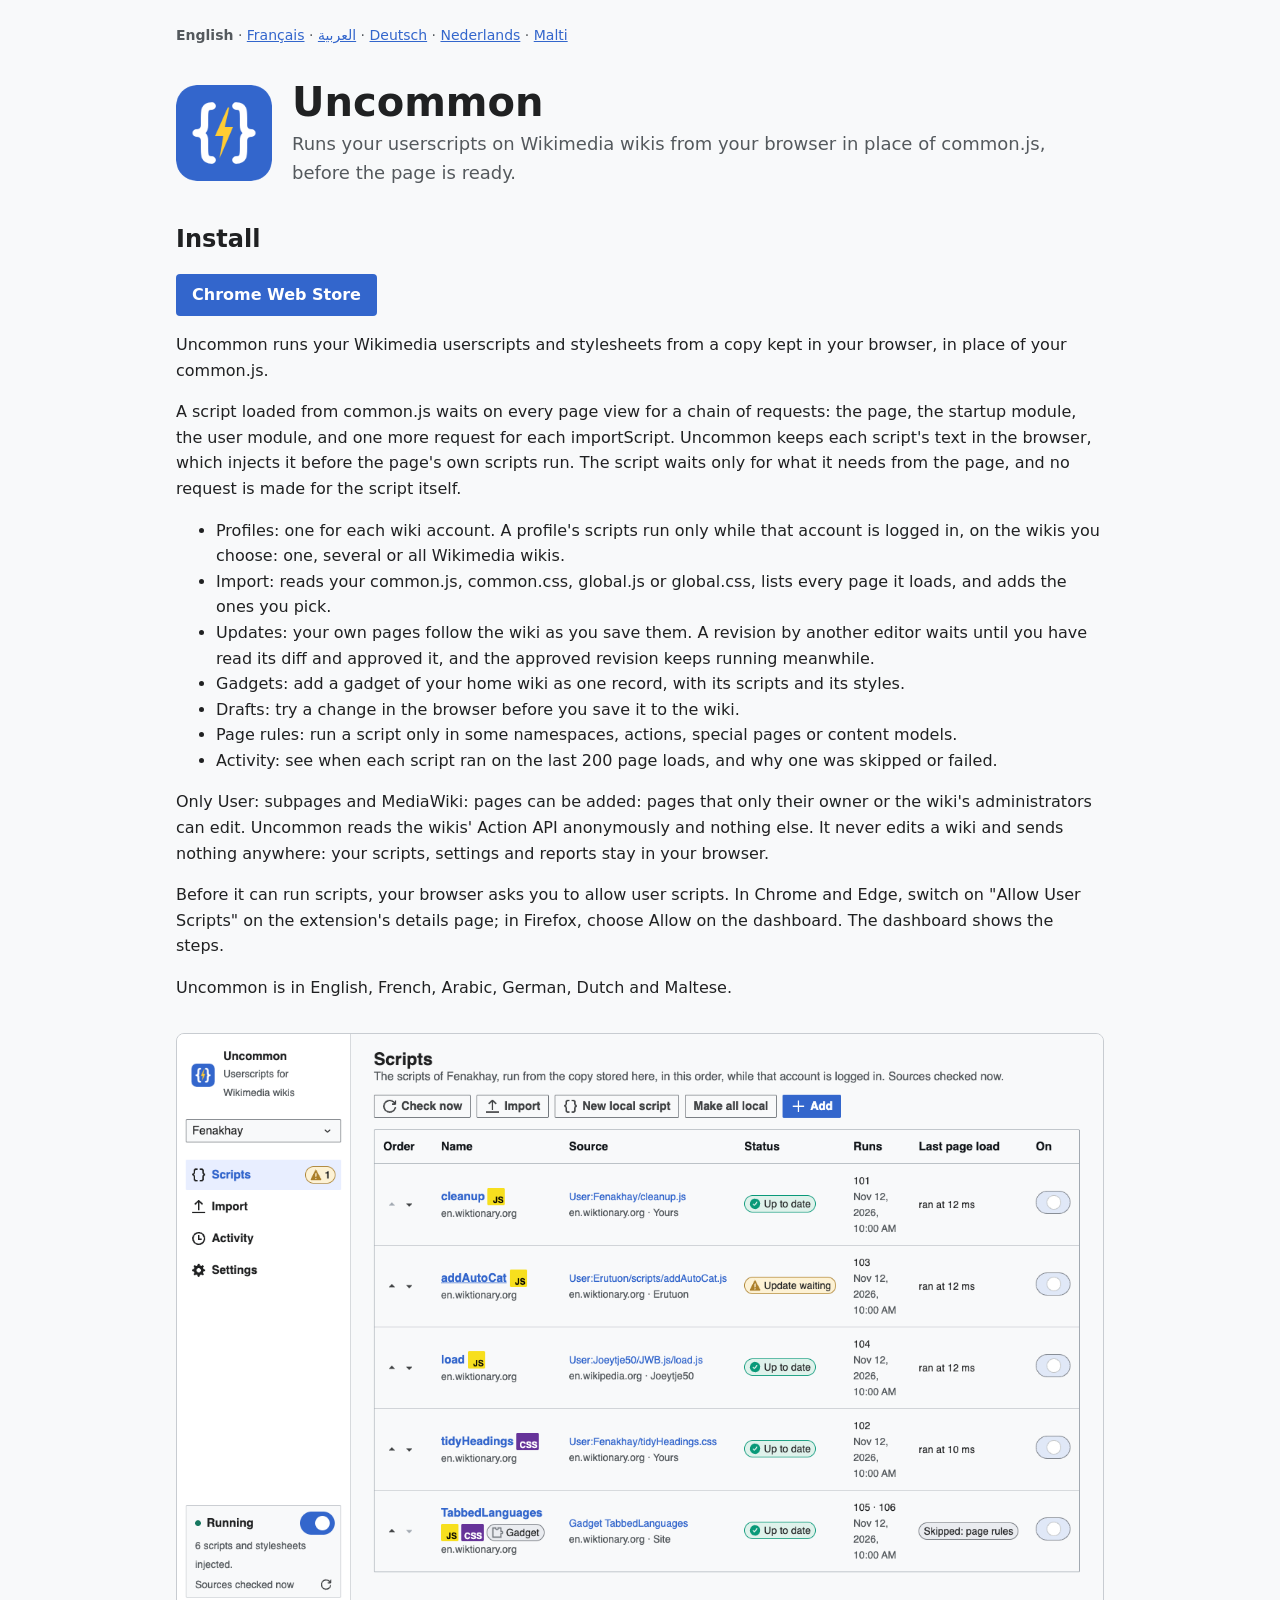
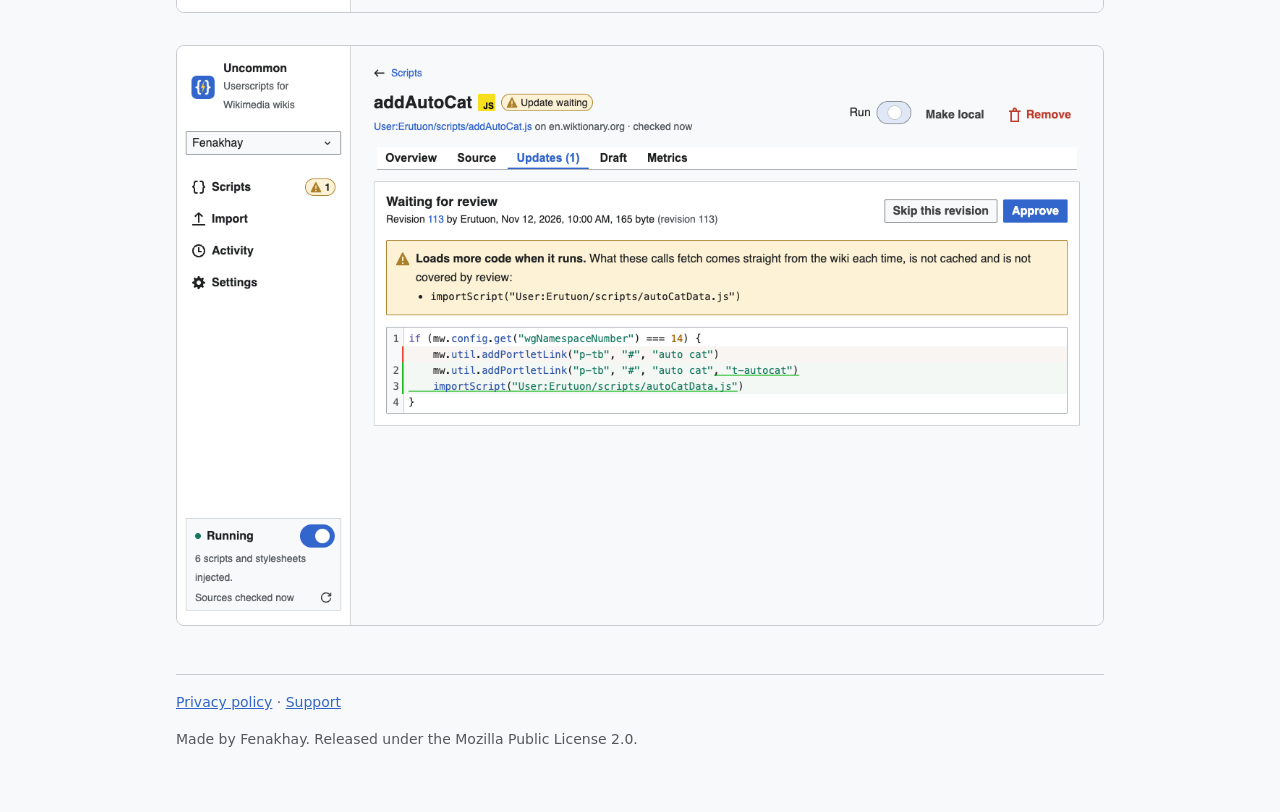
<file: index.html>
<!doctype html>
<html lang="en" dir="ltr">
  <head>
    <meta charset="utf-8" />
    <meta name="viewport" content="width=device-width, initial-scale=1" />
    <title>Uncommon: userscripts for Wikimedia wikis</title>
    <meta
      name="description"
      content="Runs your userscripts on Wikimedia wikis from your browser in place of common.js, before the page is ready."
    />
    <link rel="icon" href="icon.png" />
    <link rel="stylesheet" href="style.css" />
    <link rel="alternate" hreflang="en" href="https://uncommon.fenakhay.com/" />
    <link rel="alternate" hreflang="fr" href="https://uncommon.fenakhay.com/fr/" />
    <link rel="alternate" hreflang="ar" href="https://uncommon.fenakhay.com/ar/" />
    <link rel="alternate" hreflang="de" href="https://uncommon.fenakhay.com/de/" />
    <link rel="alternate" hreflang="nl" href="https://uncommon.fenakhay.com/nl/" />
    <link rel="alternate" hreflang="mt" href="https://uncommon.fenakhay.com/mt/" />
  </head>
  <body>
    <nav class="languages">
      <strong>English</strong> · <a href="fr/" hreflang="fr" lang="fr">Français</a> ·
      <a href="ar/" hreflang="ar" lang="ar">العربية</a> ·
      <a href="de/" hreflang="de" lang="de">Deutsch</a> ·
      <a href="nl/" hreflang="nl" lang="nl">Nederlands</a> ·
      <a href="mt/" hreflang="mt" lang="mt">Malti</a>
    </nav>
    <header>
      <img src="icon.png" alt="" width="96" height="96" />
      <div>
        <h1>Uncommon</h1>
        <p class="summary">
          Runs your userscripts on Wikimedia wikis from your browser in place of common.js, before
          the page is ready.
        </p>
      </div>
    </header>
    <main>
      <h2>Install</h2>
      <p class="stores">
        <a
          class="button"
          href="https://chromewebstore.google.com/detail/uncommon-userscripts-for/dfbjjnancbgnjkgjohcepljgianccjjg"
          >Chrome Web Store</a
        >
      </p>
      <p>
        Uncommon runs your Wikimedia userscripts and stylesheets from a copy kept in your browser,
        in place of your common.js.
      </p>
      <p>
        A script loaded from common.js waits on every page view for a chain of requests: the page,
        the startup module, the user module, and one more request for each importScript. Uncommon
        keeps each script's text in the browser, which injects it before the page's own scripts run.
        The script waits only for what it needs from the page, and no request is made for the script
        itself.
      </p>
      <ul>
        <li>
          Profiles: one for each wiki account. A profile's scripts run only while that account is
          logged in, on the wikis you choose: one, several or all Wikimedia wikis.
        </li>
        <li>
          Import: reads your common.js, common.css, global.js or global.css, lists every page it
          loads, and adds the ones you pick.
        </li>
        <li>
          Updates: your own pages follow the wiki as you save them. A revision by another editor
          waits until you have read its diff and approved it, and the approved revision keeps
          running meanwhile.
        </li>
        <li>
          Gadgets: add a gadget of your home wiki as one record, with its scripts and its styles.
        </li>
        <li>Drafts: try a change in the browser before you save it to the wiki.</li>
        <li>
          Page rules: run a script only in some namespaces, actions, special pages or content
          models.
        </li>
        <li>
          Activity: see when each script ran on the last 200 page loads, and why one was skipped or
          failed.
        </li>
      </ul>
      <p>
        Only User: subpages and MediaWiki: pages can be added: pages that only their owner or the
        wiki's administrators can edit. Uncommon reads the wikis' Action API anonymously and nothing
        else. It never edits a wiki and sends nothing anywhere: your scripts, settings and reports
        stay in your browser.
      </p>
      <p>
        Before it can run scripts, your browser asks you to allow user scripts. In Chrome and Edge,
        switch on "Allow User Scripts" on the extension's details page; in Firefox, choose Allow on
        the dashboard. The dashboard shows the steps.
      </p>
      <p>Uncommon is in English, French, Arabic, German, Dutch and Maltese.</p>
      <figure>
        <img
          src="images/en/scripts.png"
          alt="The dashboard's list of scripts"
          width="1280"
          height="800"
        />
      </figure>
      <figure>
        <img
          src="images/en/update.png"
          alt="A revision by another editor waiting for review"
          width="1280"
          height="800"
        />
      </figure>
    </main>
    <footer>
      <a href="privacy.html">Privacy policy</a> ·
      <a href="support.html">Support</a>
      <p>Made by Fenakhay. Released under the Mozilla Public License 2.0.</p>
    </footer>
  </body>
</html>
</file>
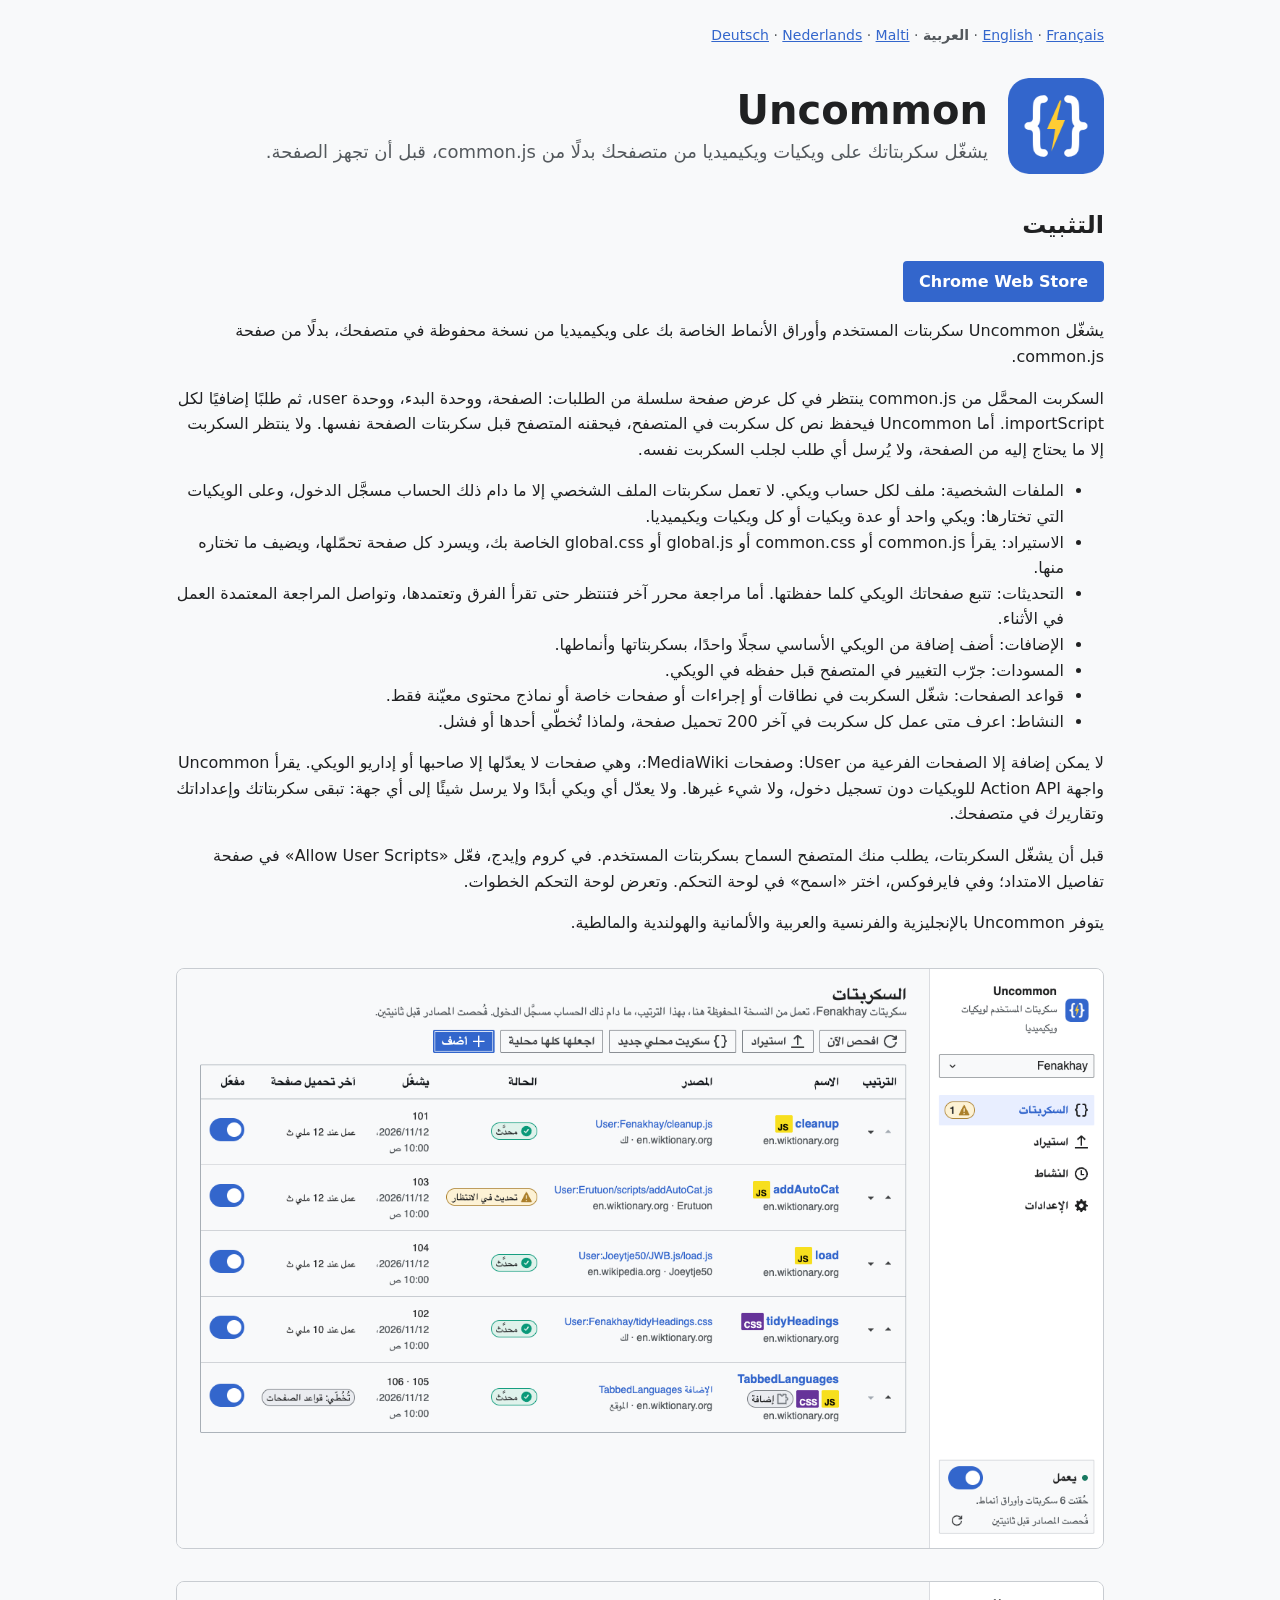
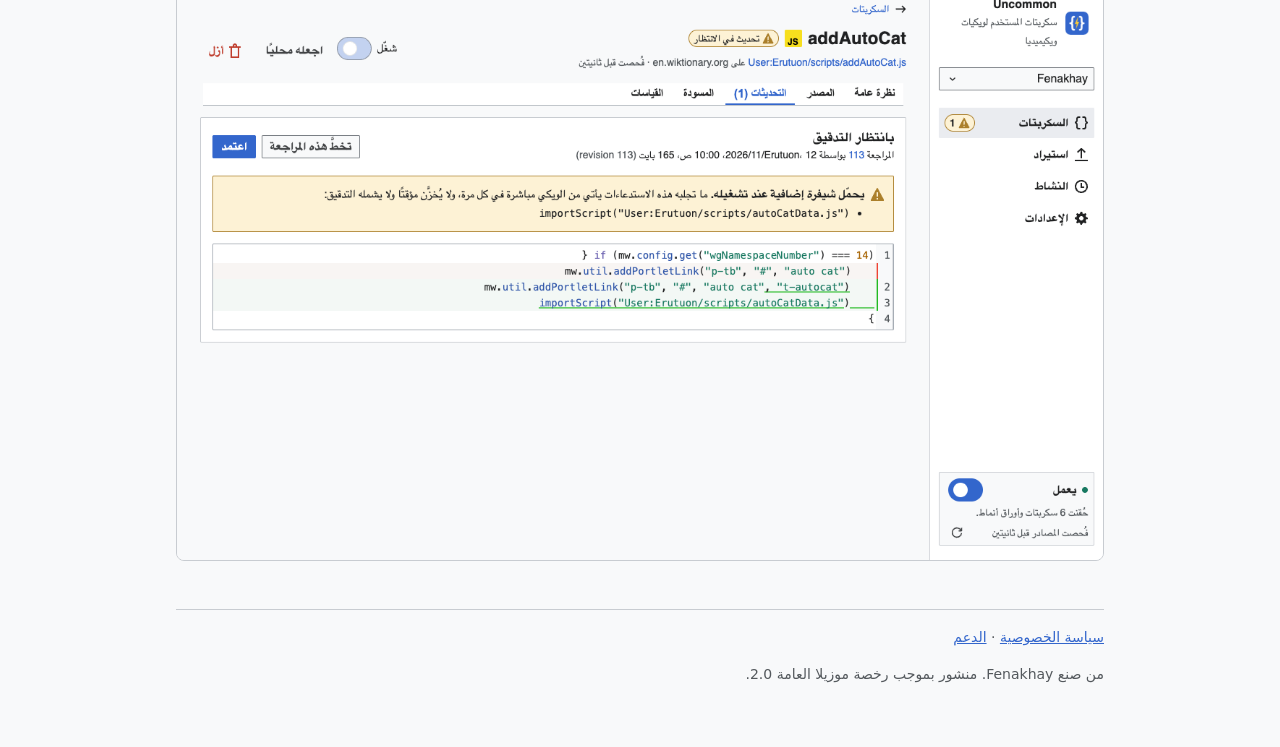
<file: ar/index.html>
<!doctype html>
<html lang="ar" dir="rtl">
  <head>
    <meta charset="utf-8" />
    <meta name="viewport" content="width=device-width, initial-scale=1" />
    <title>Uncommon: سكربتات المستخدم لويكيات ويكيميديا</title>
    <meta
      name="description"
      content="يشغّل سكربتاتك على ويكيات ويكيميديا من متصفحك بدلًا من common.js، قبل أن تجهز الصفحة."
    />
    <link rel="icon" href="../icon.png" />
    <link rel="stylesheet" href="../style.css" />
    <link rel="alternate" hreflang="en" href="https://uncommon.fenakhay.com/" />
    <link rel="alternate" hreflang="fr" href="https://uncommon.fenakhay.com/fr/" />
    <link rel="alternate" hreflang="ar" href="https://uncommon.fenakhay.com/ar/" />
    <link rel="alternate" hreflang="de" href="https://uncommon.fenakhay.com/de/" />
    <link rel="alternate" hreflang="nl" href="https://uncommon.fenakhay.com/nl/" />
    <link rel="alternate" hreflang="mt" href="https://uncommon.fenakhay.com/mt/" />
  </head>
  <body>
    <nav class="languages">
      <a href="../" hreflang="en" lang="en">English</a> ·
      <a href="../fr/" hreflang="fr" lang="fr">Français</a> · <strong>العربية</strong> ·
      <a href="../de/" hreflang="de" lang="de">Deutsch</a> ·
      <a href="../nl/" hreflang="nl" lang="nl">Nederlands</a> ·
      <a href="../mt/" hreflang="mt" lang="mt">Malti</a>
    </nav>
    <header>
      <img src="../icon.png" alt="" width="96" height="96" />
      <div>
        <h1>Uncommon</h1>
        <p class="summary">
          يشغّل سكربتاتك على ويكيات ويكيميديا من متصفحك بدلًا من common.js، قبل أن تجهز الصفحة.
        </p>
      </div>
    </header>
    <main>
      <h2>التثبيت</h2>
      <p class="stores">
        <a
          class="button"
          href="https://chromewebstore.google.com/detail/uncommon-userscripts-for/dfbjjnancbgnjkgjohcepljgianccjjg"
          >Chrome Web Store</a
        >
      </p>
      <p>
        يشغّل Uncommon سكربتات المستخدم وأوراق الأنماط الخاصة بك على ويكيميديا من نسخة محفوظة في
        متصفحك، بدلًا من صفحة common.js.
      </p>
      <p>
        السكربت المحمَّل من common.js ينتظر في كل عرض صفحة سلسلة من الطلبات: الصفحة، ووحدة البدء،
        ووحدة user، ثم طلبًا إضافيًا لكل importScript. أما Uncommon فيحفظ نص كل سكربت في المتصفح،
        فيحقنه المتصفح قبل سكربتات الصفحة نفسها. ولا ينتظر السكربت إلا ما يحتاج إليه من الصفحة، ولا
        يُرسل أي طلب لجلب السكربت نفسه.
      </p>
      <ul>
        <li>
          الملفات الشخصية: ملف لكل حساب ويكي. لا تعمل سكربتات الملف الشخصي إلا ما دام ذلك الحساب
          مسجَّل الدخول، وعلى الويكيات التي تختارها: ويكي واحد أو عدة ويكيات أو كل ويكيات ويكيميديا.
        </li>
        <li>
          الاستيراد: يقرأ common.js أو common.css أو global.js أو global.css الخاصة بك، ويسرد كل
          صفحة تحمّلها، ويضيف ما تختاره منها.
        </li>
        <li>
          التحديثات: تتبع صفحاتك الويكي كلما حفظتها. أما مراجعة محرر آخر فتنتظر حتى تقرأ الفرق
          وتعتمدها، وتواصل المراجعة المعتمدة العمل في الأثناء.
        </li>
        <li>الإضافات: أضف إضافة من الويكي الأساسي سجلًا واحدًا، بسكربتاتها وأنماطها.</li>
        <li>المسودات: جرّب التغيير في المتصفح قبل حفظه في الويكي.</li>
        <li>
          قواعد الصفحات: شغّل السكربت في نطاقات أو إجراءات أو صفحات خاصة أو نماذج محتوى معيّنة فقط.
        </li>
        <li>النشاط: اعرف متى عمل كل سكربت في آخر 200 تحميل صفحة، ولماذا تُخطّي أحدها أو فشل.</li>
      </ul>
      <p>
        لا يمكن إضافة إلا الصفحات الفرعية من User: وصفحات MediaWiki:، وهي صفحات لا يعدّلها إلا
        صاحبها أو إداريو الويكي. يقرأ Uncommon واجهة Action API للويكيات دون تسجيل دخول، ولا شيء
        غيرها. ولا يعدّل أي ويكي أبدًا ولا يرسل شيئًا إلى أي جهة: تبقى سكربتاتك وإعداداتك وتقاريرك
        في متصفحك.
      </p>
      <p>
        قبل أن يشغّل السكربتات، يطلب منك المتصفح السماح بسكربتات المستخدم. في كروم وإيدج، فعّل
        «Allow User Scripts» في صفحة تفاصيل الامتداد؛ وفي فايرفوكس، اختر «اسمح» في لوحة التحكم.
        وتعرض لوحة التحكم الخطوات.
      </p>
      <p>يتوفر Uncommon بالإنجليزية والفرنسية والعربية والألمانية والهولندية والمالطية.</p>
      <figure>
        <img
          src="../images/ar/scripts.png"
          alt="قائمة السكربتات في لوحة التحكم"
          width="1280"
          height="800"
        />
      </figure>
      <figure>
        <img
          src="../images/ar/update.png"
          alt="مراجعة من محرر آخر بانتظار التدقيق"
          width="1280"
          height="800"
        />
      </figure>
    </main>
    <footer>
      <a href="../privacy.html">سياسة الخصوصية</a> ·
      <a href="../support.html">الدعم</a>
      <p>من صنع Fenakhay. منشور بموجب رخصة موزيلا العامة 2.0.</p>
    </footer>
  </body>
</html>
</file>
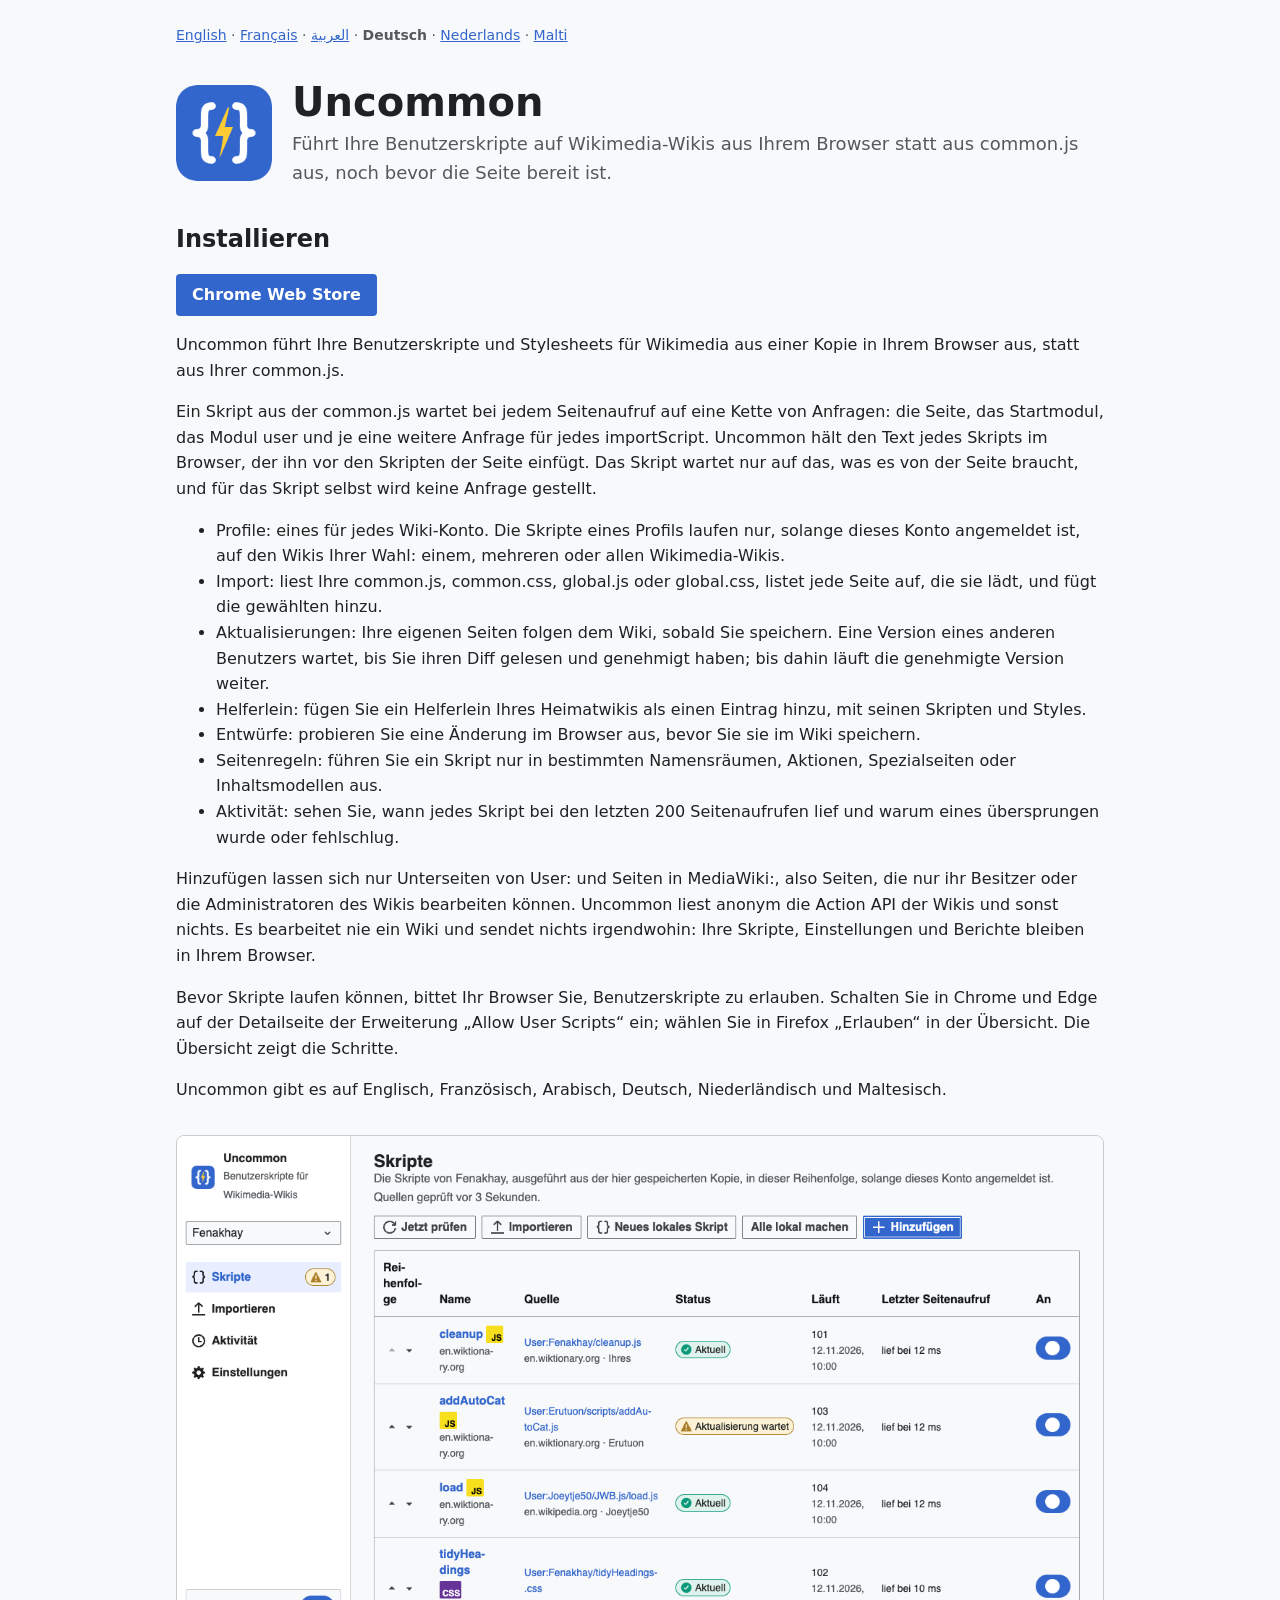
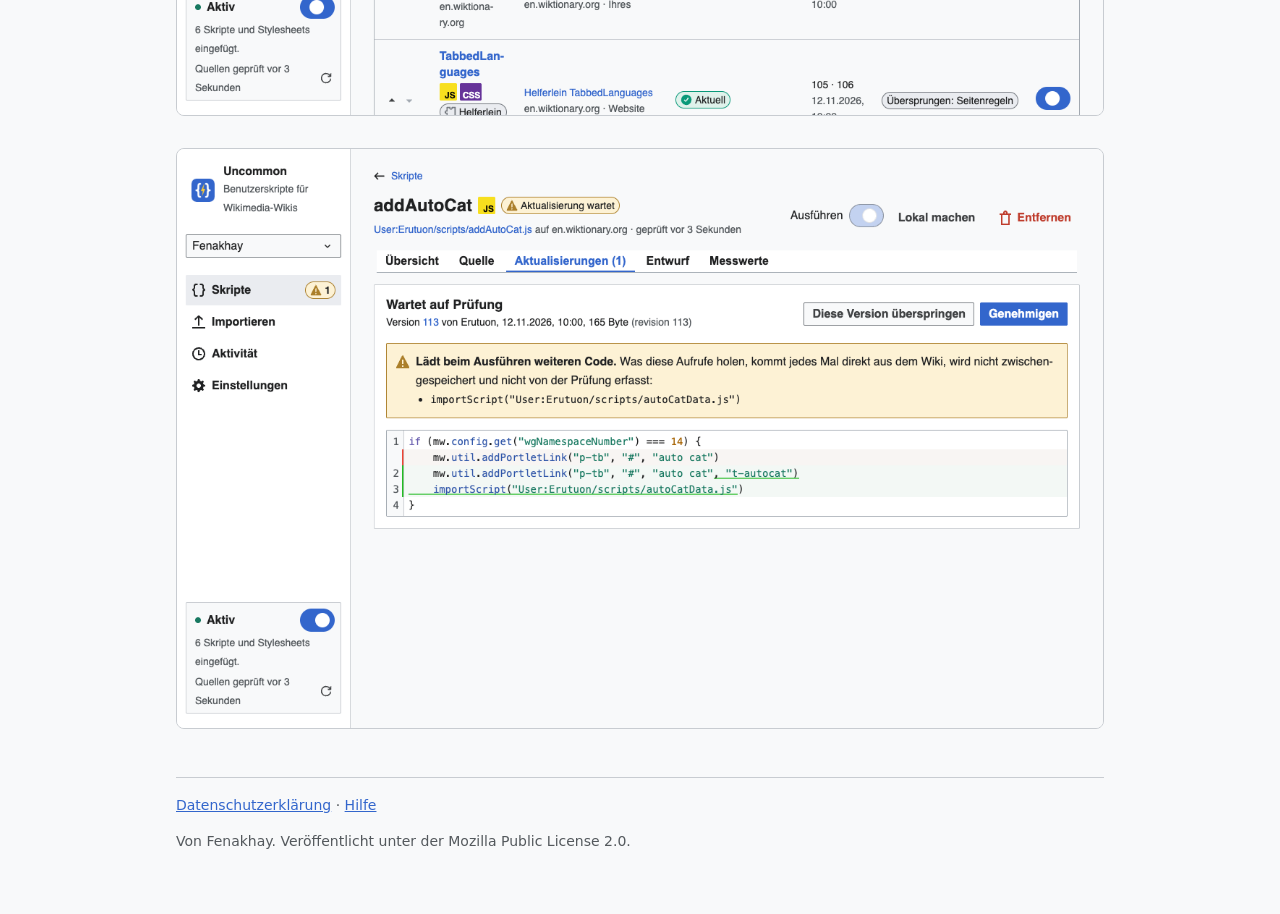
<file: de/index.html>
<!doctype html>
<html lang="de" dir="ltr">
  <head>
    <meta charset="utf-8" />
    <meta name="viewport" content="width=device-width, initial-scale=1" />
    <title>Uncommon: Benutzerskripte für Wikimedia-Wikis</title>
    <meta
      name="description"
      content="Führt Ihre Benutzerskripte auf Wikimedia-Wikis aus Ihrem Browser statt aus common.js aus, noch bevor die Seite bereit ist."
    />
    <link rel="icon" href="../icon.png" />
    <link rel="stylesheet" href="../style.css" />
    <link rel="alternate" hreflang="en" href="https://uncommon.fenakhay.com/" />
    <link rel="alternate" hreflang="fr" href="https://uncommon.fenakhay.com/fr/" />
    <link rel="alternate" hreflang="ar" href="https://uncommon.fenakhay.com/ar/" />
    <link rel="alternate" hreflang="de" href="https://uncommon.fenakhay.com/de/" />
    <link rel="alternate" hreflang="nl" href="https://uncommon.fenakhay.com/nl/" />
    <link rel="alternate" hreflang="mt" href="https://uncommon.fenakhay.com/mt/" />
  </head>
  <body>
    <nav class="languages">
      <a href="../" hreflang="en" lang="en">English</a> ·
      <a href="../fr/" hreflang="fr" lang="fr">Français</a> ·
      <a href="../ar/" hreflang="ar" lang="ar">العربية</a> · <strong>Deutsch</strong> ·
      <a href="../nl/" hreflang="nl" lang="nl">Nederlands</a> ·
      <a href="../mt/" hreflang="mt" lang="mt">Malti</a>
    </nav>
    <header>
      <img src="../icon.png" alt="" width="96" height="96" />
      <div>
        <h1>Uncommon</h1>
        <p class="summary">
          Führt Ihre Benutzerskripte auf Wikimedia-Wikis aus Ihrem Browser statt aus common.js aus,
          noch bevor die Seite bereit ist.
        </p>
      </div>
    </header>
    <main>
      <h2>Installieren</h2>
      <p class="stores">
        <a
          class="button"
          href="https://chromewebstore.google.com/detail/uncommon-userscripts-for/dfbjjnancbgnjkgjohcepljgianccjjg"
          >Chrome Web Store</a
        >
      </p>
      <p>
        Uncommon führt Ihre Benutzerskripte und Stylesheets für Wikimedia aus einer Kopie in Ihrem
        Browser aus, statt aus Ihrer common.js.
      </p>
      <p>
        Ein Skript aus der common.js wartet bei jedem Seitenaufruf auf eine Kette von Anfragen: die
        Seite, das Startmodul, das Modul user und je eine weitere Anfrage für jedes importScript.
        Uncommon hält den Text jedes Skripts im Browser, der ihn vor den Skripten der Seite einfügt.
        Das Skript wartet nur auf das, was es von der Seite braucht, und für das Skript selbst wird
        keine Anfrage gestellt.
      </p>
      <ul>
        <li>
          Profile: eines für jedes Wiki-Konto. Die Skripte eines Profils laufen nur, solange dieses
          Konto angemeldet ist, auf den Wikis Ihrer Wahl: einem, mehreren oder allen
          Wikimedia-Wikis.
        </li>
        <li>
          Import: liest Ihre common.js, common.css, global.js oder global.css, listet jede Seite
          auf, die sie lädt, und fügt die gewählten hinzu.
        </li>
        <li>
          Aktualisierungen: Ihre eigenen Seiten folgen dem Wiki, sobald Sie speichern. Eine Version
          eines anderen Benutzers wartet, bis Sie ihren Diff gelesen und genehmigt haben; bis dahin
          läuft die genehmigte Version weiter.
        </li>
        <li>
          Helferlein: fügen Sie ein Helferlein Ihres Heimatwikis als einen Eintrag hinzu, mit seinen
          Skripten und Styles.
        </li>
        <li>
          Entwürfe: probieren Sie eine Änderung im Browser aus, bevor Sie sie im Wiki speichern.
        </li>
        <li>
          Seitenregeln: führen Sie ein Skript nur in bestimmten Namensräumen, Aktionen,
          Spezialseiten oder Inhaltsmodellen aus.
        </li>
        <li>
          Aktivität: sehen Sie, wann jedes Skript bei den letzten 200 Seitenaufrufen lief und warum
          eines übersprungen wurde oder fehlschlug.
        </li>
      </ul>
      <p>
        Hinzufügen lassen sich nur Unterseiten von User: und Seiten in MediaWiki:, also Seiten, die
        nur ihr Besitzer oder die Administratoren des Wikis bearbeiten können. Uncommon liest anonym
        die Action API der Wikis und sonst nichts. Es bearbeitet nie ein Wiki und sendet nichts
        irgendwohin: Ihre Skripte, Einstellungen und Berichte bleiben in Ihrem Browser.
      </p>
      <p>
        Bevor Skripte laufen können, bittet Ihr Browser Sie, Benutzerskripte zu erlauben. Schalten
        Sie in Chrome und Edge auf der Detailseite der Erweiterung „Allow User Scripts“ ein; wählen
        Sie in Firefox „Erlauben“ in der Übersicht. Die Übersicht zeigt die Schritte.
      </p>
      <p>
        Uncommon gibt es auf Englisch, Französisch, Arabisch, Deutsch, Niederländisch und
        Maltesisch.
      </p>
      <figure>
        <img
          src="../images/de/scripts.png"
          alt="Die Liste der Skripte in der Übersicht"
          width="1280"
          height="800"
        />
      </figure>
      <figure>
        <img
          src="../images/de/update.png"
          alt="Eine Version eines anderen Benutzers, die auf Prüfung wartet"
          width="1280"
          height="800"
        />
      </figure>
    </main>
    <footer>
      <a href="../privacy.html">Datenschutzerklärung</a> ·
      <a href="../support.html">Hilfe</a>
      <p>Von Fenakhay. Veröffentlicht unter der Mozilla Public License 2.0.</p>
    </footer>
  </body>
</html>
</file>
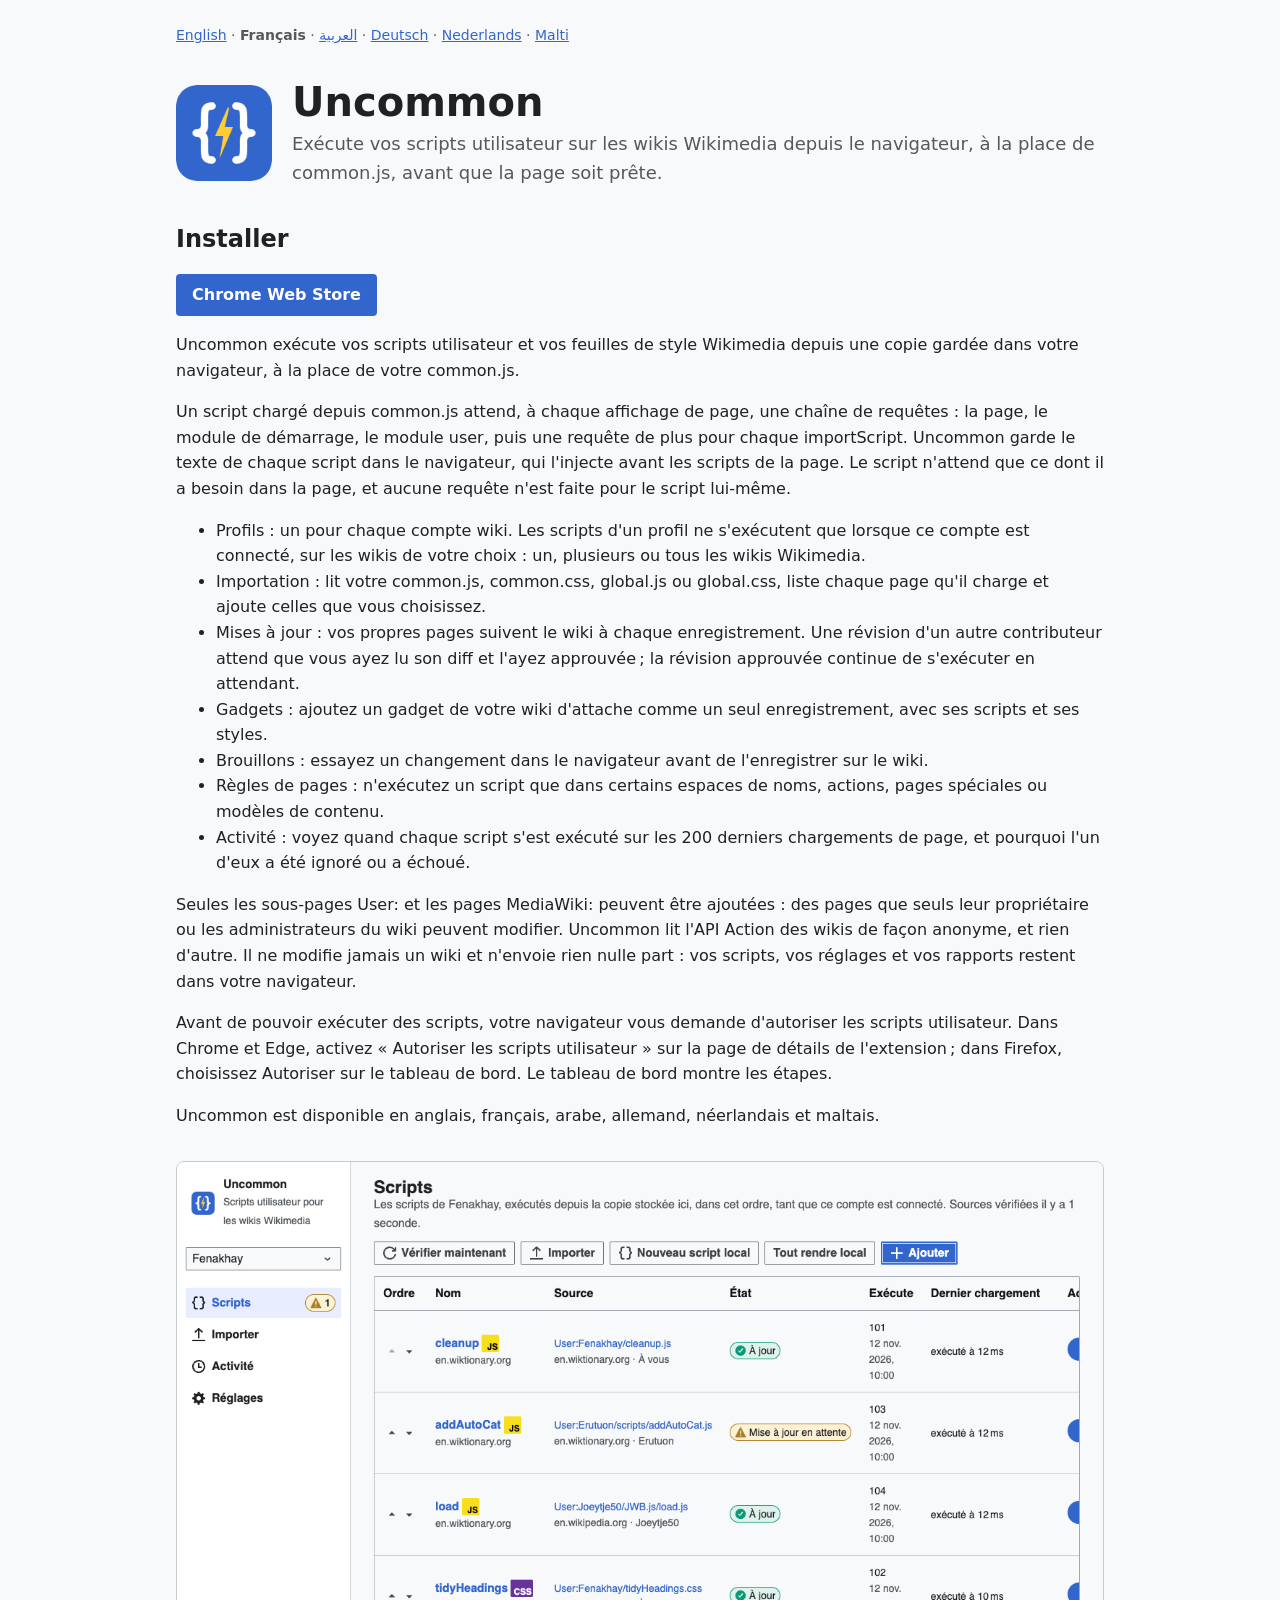
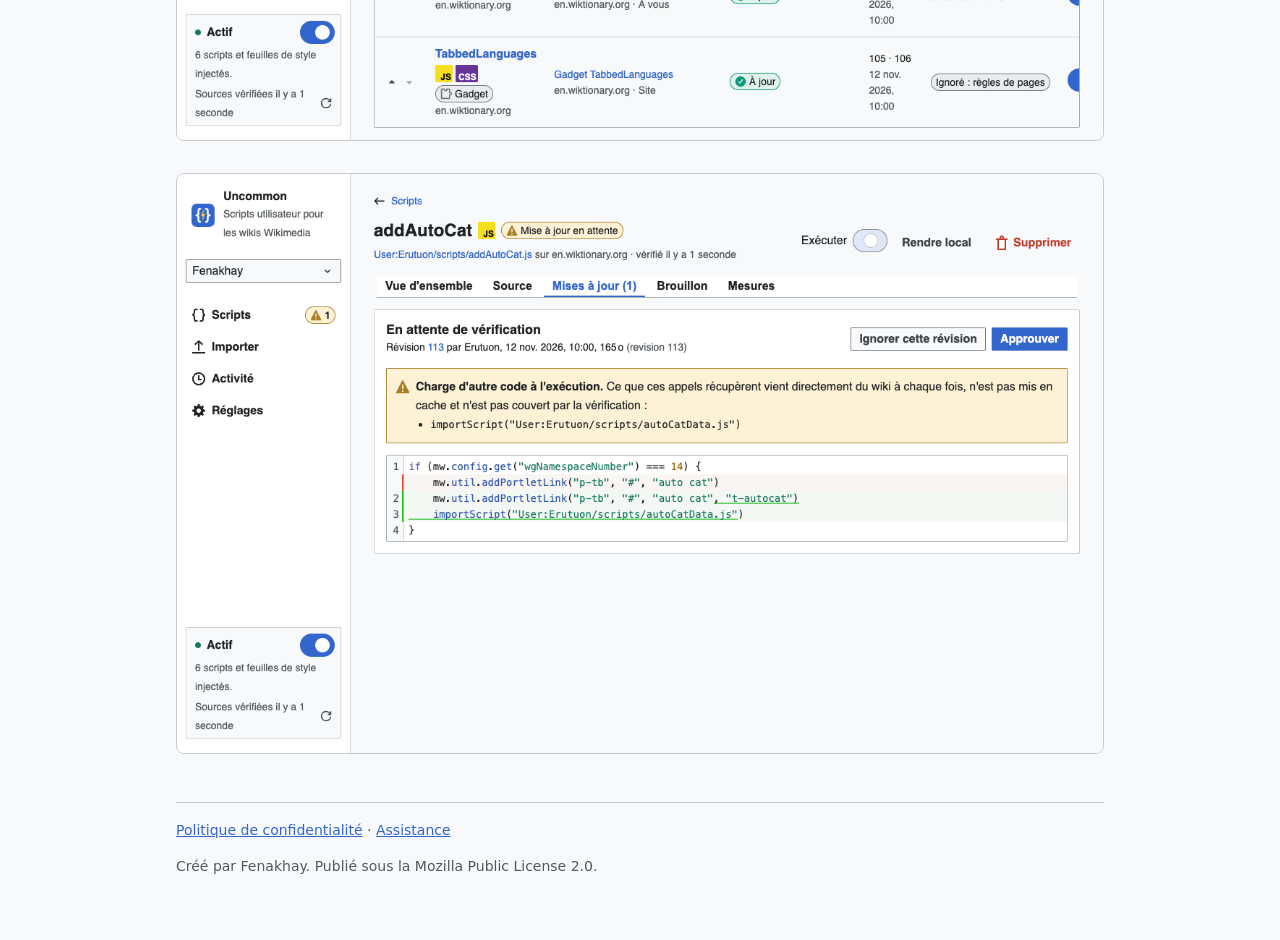
<file: fr/index.html>
<!doctype html>
<html lang="fr" dir="ltr">
  <head>
    <meta charset="utf-8" />
    <meta name="viewport" content="width=device-width, initial-scale=1" />
    <title>Uncommon : scripts utilisateur pour Wikimedia</title>
    <meta
      name="description"
      content="Exécute vos scripts utilisateur sur les wikis Wikimedia depuis le navigateur, à la place de common.js, avant que la page soit prête."
    />
    <link rel="icon" href="../icon.png" />
    <link rel="stylesheet" href="../style.css" />
    <link rel="alternate" hreflang="en" href="https://uncommon.fenakhay.com/" />
    <link rel="alternate" hreflang="fr" href="https://uncommon.fenakhay.com/fr/" />
    <link rel="alternate" hreflang="ar" href="https://uncommon.fenakhay.com/ar/" />
    <link rel="alternate" hreflang="de" href="https://uncommon.fenakhay.com/de/" />
    <link rel="alternate" hreflang="nl" href="https://uncommon.fenakhay.com/nl/" />
    <link rel="alternate" hreflang="mt" href="https://uncommon.fenakhay.com/mt/" />
  </head>
  <body>
    <nav class="languages">
      <a href="../" hreflang="en" lang="en">English</a> · <strong>Français</strong> ·
      <a href="../ar/" hreflang="ar" lang="ar">العربية</a> ·
      <a href="../de/" hreflang="de" lang="de">Deutsch</a> ·
      <a href="../nl/" hreflang="nl" lang="nl">Nederlands</a> ·
      <a href="../mt/" hreflang="mt" lang="mt">Malti</a>
    </nav>
    <header>
      <img src="../icon.png" alt="" width="96" height="96" />
      <div>
        <h1>Uncommon</h1>
        <p class="summary">
          Exécute vos scripts utilisateur sur les wikis Wikimedia depuis le navigateur, à la place
          de common.js, avant que la page soit prête.
        </p>
      </div>
    </header>
    <main>
      <h2>Installer</h2>
      <p class="stores">
        <a
          class="button"
          href="https://chromewebstore.google.com/detail/uncommon-userscripts-for/dfbjjnancbgnjkgjohcepljgianccjjg"
          >Chrome Web Store</a
        >
      </p>
      <p>
        Uncommon exécute vos scripts utilisateur et vos feuilles de style Wikimedia depuis une copie
        gardée dans votre navigateur, à la place de votre common.js.
      </p>
      <p>
        Un script chargé depuis common.js attend, à chaque affichage de page, une chaîne de
        requêtes : la page, le module de démarrage, le module user, puis une requête de plus pour
        chaque importScript. Uncommon garde le texte de chaque script dans le navigateur, qui
        l'injecte avant les scripts de la page. Le script n'attend que ce dont il a besoin dans la
        page, et aucune requête n'est faite pour le script lui-même.
      </p>
      <ul>
        <li>
          Profils : un pour chaque compte wiki. Les scripts d'un profil ne s'exécutent que lorsque
          ce compte est connecté, sur les wikis de votre choix : un, plusieurs ou tous les wikis
          Wikimedia.
        </li>
        <li>
          Importation : lit votre common.js, common.css, global.js ou global.css, liste chaque page
          qu'il charge et ajoute celles que vous choisissez.
        </li>
        <li>
          Mises à jour : vos propres pages suivent le wiki à chaque enregistrement. Une révision
          d'un autre contributeur attend que vous ayez lu son diff et l'ayez approuvée ; la révision
          approuvée continue de s'exécuter en attendant.
        </li>
        <li>
          Gadgets : ajoutez un gadget de votre wiki d'attache comme un seul enregistrement, avec ses
          scripts et ses styles.
        </li>
        <li>
          Brouillons : essayez un changement dans le navigateur avant de l'enregistrer sur le wiki.
        </li>
        <li>
          Règles de pages : n'exécutez un script que dans certains espaces de noms, actions, pages
          spéciales ou modèles de contenu.
        </li>
        <li>
          Activité : voyez quand chaque script s'est exécuté sur les 200 derniers chargements de
          page, et pourquoi l'un d'eux a été ignoré ou a échoué.
        </li>
      </ul>
      <p>
        Seules les sous-pages User: et les pages MediaWiki: peuvent être ajoutées : des pages que
        seuls leur propriétaire ou les administrateurs du wiki peuvent modifier. Uncommon lit l'API
        Action des wikis de façon anonyme, et rien d'autre. Il ne modifie jamais un wiki et n'envoie
        rien nulle part : vos scripts, vos réglages et vos rapports restent dans votre navigateur.
      </p>
      <p>
        Avant de pouvoir exécuter des scripts, votre navigateur vous demande d'autoriser les scripts
        utilisateur. Dans Chrome et Edge, activez « Autoriser les scripts utilisateur » sur la page
        de détails de l'extension ; dans Firefox, choisissez Autoriser sur le tableau de bord. Le
        tableau de bord montre les étapes.
      </p>
      <p>Uncommon est disponible en anglais, français, arabe, allemand, néerlandais et maltais.</p>
      <figure>
        <img
          src="../images/fr/scripts.png"
          alt="La liste des scripts du tableau de bord"
          width="1280"
          height="800"
        />
      </figure>
      <figure>
        <img
          src="../images/fr/update.png"
          alt="Une révision d'un autre contributeur en attente de vérification"
          width="1280"
          height="800"
        />
      </figure>
    </main>
    <footer>
      <a href="../privacy.html">Politique de confidentialité</a> ·
      <a href="../support.html">Assistance</a>
      <p>Créé par Fenakhay. Publié sous la Mozilla Public License 2.0.</p>
    </footer>
  </body>
</html>
</file>
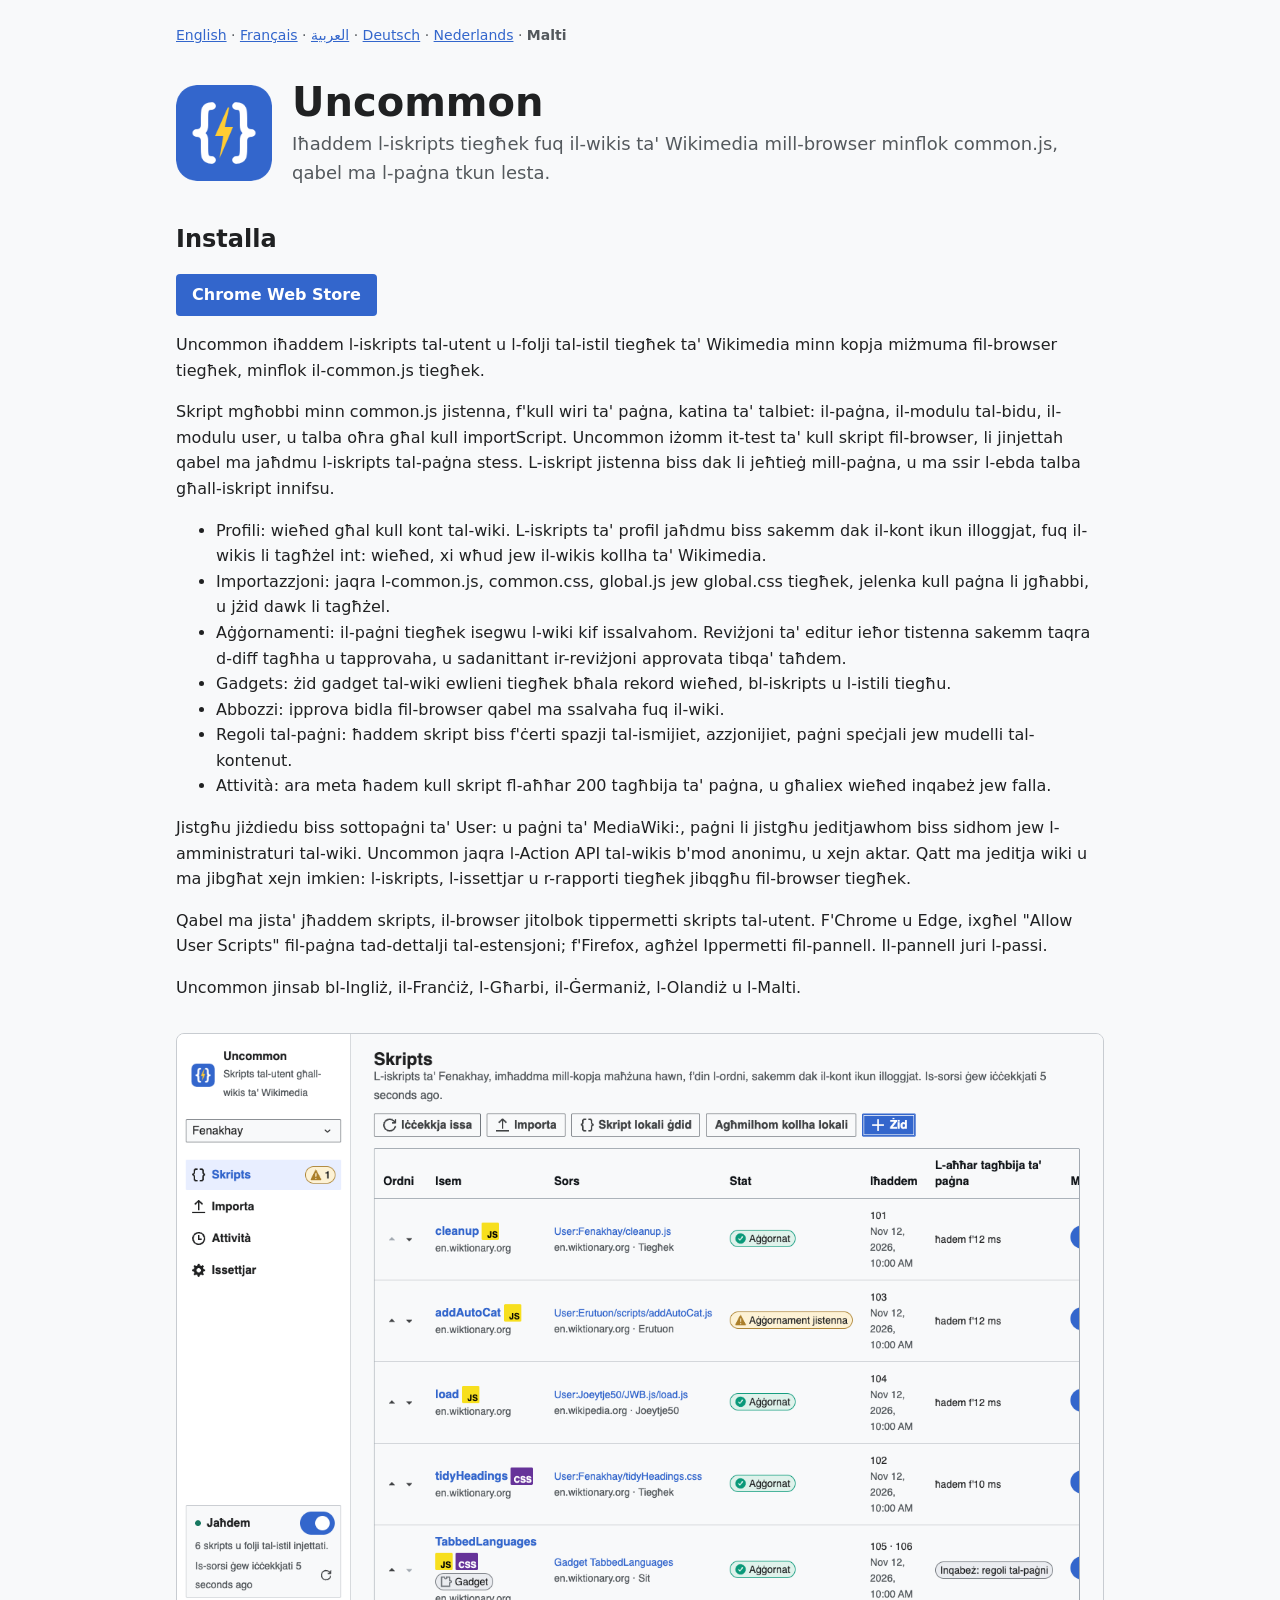
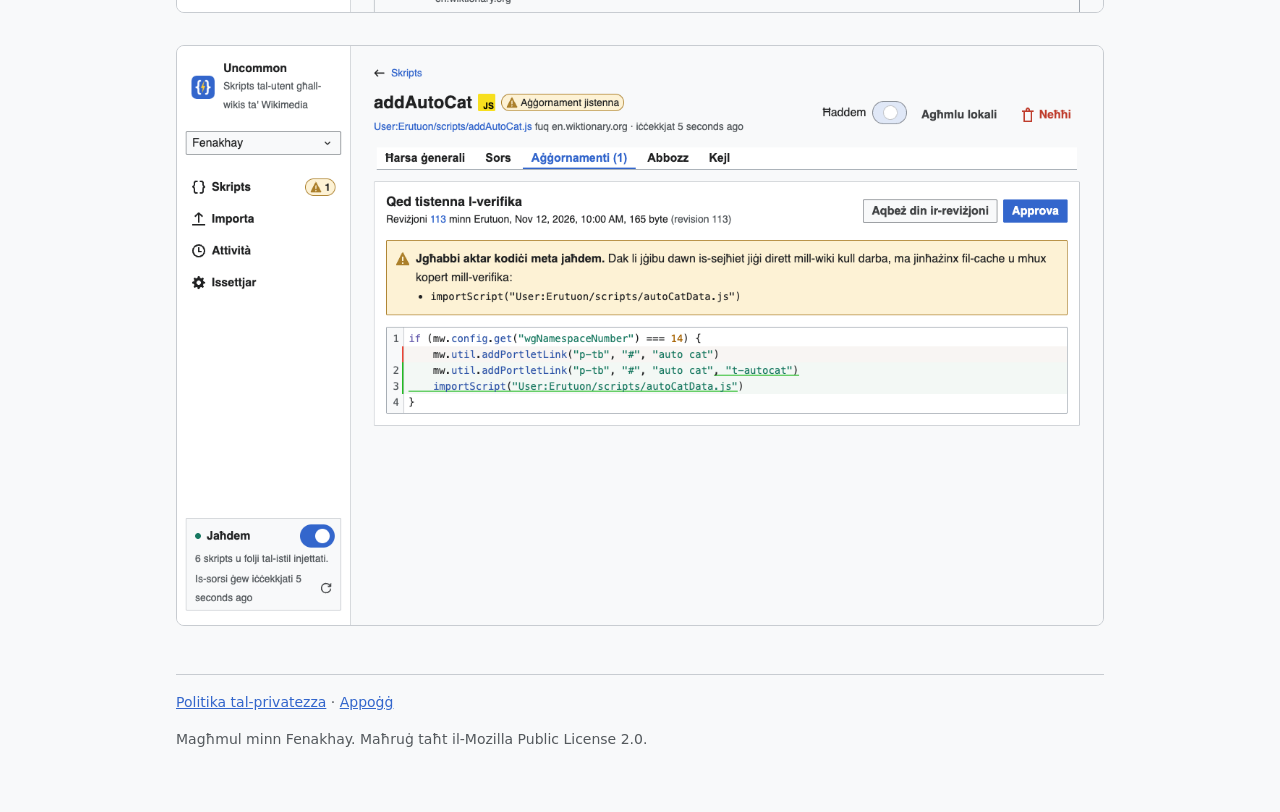
<file: mt/index.html>
<!doctype html>
<html lang="mt" dir="ltr">
  <head>
    <meta charset="utf-8" />
    <meta name="viewport" content="width=device-width, initial-scale=1" />
    <title>Uncommon: skripts tal-utent għal Wikimedia</title>
    <meta
      name="description"
      content="Iħaddem l-iskripts tiegħek fuq il-wikis ta' Wikimedia mill-browser minflok common.js, qabel ma l-paġna tkun lesta."
    />
    <link rel="icon" href="../icon.png" />
    <link rel="stylesheet" href="../style.css" />
    <link rel="alternate" hreflang="en" href="https://uncommon.fenakhay.com/" />
    <link rel="alternate" hreflang="fr" href="https://uncommon.fenakhay.com/fr/" />
    <link rel="alternate" hreflang="ar" href="https://uncommon.fenakhay.com/ar/" />
    <link rel="alternate" hreflang="de" href="https://uncommon.fenakhay.com/de/" />
    <link rel="alternate" hreflang="nl" href="https://uncommon.fenakhay.com/nl/" />
    <link rel="alternate" hreflang="mt" href="https://uncommon.fenakhay.com/mt/" />
  </head>
  <body>
    <nav class="languages">
      <a href="../" hreflang="en" lang="en">English</a> ·
      <a href="../fr/" hreflang="fr" lang="fr">Français</a> ·
      <a href="../ar/" hreflang="ar" lang="ar">العربية</a> ·
      <a href="../de/" hreflang="de" lang="de">Deutsch</a> ·
      <a href="../nl/" hreflang="nl" lang="nl">Nederlands</a> · <strong>Malti</strong>
    </nav>
    <header>
      <img src="../icon.png" alt="" width="96" height="96" />
      <div>
        <h1>Uncommon</h1>
        <p class="summary">
          Iħaddem l-iskripts tiegħek fuq il-wikis ta' Wikimedia mill-browser minflok common.js,
          qabel ma l-paġna tkun lesta.
        </p>
      </div>
    </header>
    <main>
      <h2>Installa</h2>
      <p class="stores">
        <a
          class="button"
          href="https://chromewebstore.google.com/detail/uncommon-userscripts-for/dfbjjnancbgnjkgjohcepljgianccjjg"
          >Chrome Web Store</a
        >
      </p>
      <p>
        Uncommon iħaddem l-iskripts tal-utent u l-folji tal-istil tiegħek ta' Wikimedia minn kopja
        miżmuma fil-browser tiegħek, minflok il-common.js tiegħek.
      </p>
      <p>
        Skript mgħobbi minn common.js jistenna, f'kull wiri ta' paġna, katina ta' talbiet: il-paġna,
        il-modulu tal-bidu, il-modulu user, u talba oħra għal kull importScript. Uncommon iżomm
        it-test ta' kull skript fil-browser, li jinjettah qabel ma jaħdmu l-iskripts tal-paġna
        stess. L-iskript jistenna biss dak li jeħtieġ mill-paġna, u ma ssir l-ebda talba
        għall-iskript innifsu.
      </p>
      <ul>
        <li>
          Profili: wieħed għal kull kont tal-wiki. L-iskripts ta' profil jaħdmu biss sakemm dak
          il-kont ikun illoggjat, fuq il-wikis li tagħżel int: wieħed, xi wħud jew il-wikis kollha
          ta' Wikimedia.
        </li>
        <li>
          Importazzjoni: jaqra l-common.js, common.css, global.js jew global.css tiegħek, jelenka
          kull paġna li jgħabbi, u jżid dawk li tagħżel.
        </li>
        <li>
          Aġġornamenti: il-paġni tiegħek isegwu l-wiki kif issalvahom. Reviżjoni ta' editur ieħor
          tistenna sakemm taqra d-diff tagħha u tapprovaha, u sadanittant ir-reviżjoni approvata
          tibqa' taħdem.
        </li>
        <li>
          Gadgets: żid gadget tal-wiki ewlieni tiegħek bħala rekord wieħed, bl-iskripts u l-istili
          tiegħu.
        </li>
        <li>Abbozzi: ipprova bidla fil-browser qabel ma ssalvaha fuq il-wiki.</li>
        <li>
          Regoli tal-paġni: ħaddem skript biss f'ċerti spazji tal-ismijiet, azzjonijiet, paġni
          speċjali jew mudelli tal-kontenut.
        </li>
        <li>
          Attività: ara meta ħadem kull skript fl-aħħar 200 tagħbija ta' paġna, u għaliex wieħed
          inqabeż jew falla.
        </li>
      </ul>
      <p>
        Jistgħu jiżdiedu biss sottopaġni ta' User: u paġni ta' MediaWiki:, paġni li jistgħu
        jeditjawhom biss sidhom jew l-amministraturi tal-wiki. Uncommon jaqra l-Action API tal-wikis
        b'mod anonimu, u xejn aktar. Qatt ma jeditja wiki u ma jibgħat xejn imkien: l-iskripts,
        l-issettjar u r-rapporti tiegħek jibqgħu fil-browser tiegħek.
      </p>
      <p>
        Qabel ma jista' jħaddem skripts, il-browser jitolbok tippermetti skripts tal-utent. F'Chrome
        u Edge, ixgħel "Allow User Scripts" fil-paġna tad-dettalji tal-estensjoni; f'Firefox, agħżel
        Ippermetti fil-pannell. Il-pannell juri l-passi.
      </p>
      <p>Uncommon jinsab bl-Ingliż, il-Franċiż, l-Għarbi, il-Ġermaniż, l-Olandiż u l-Malti.</p>
      <figure>
        <img
          src="../images/mt/scripts.png"
          alt="Il-lista tal-iskripts fil-pannell"
          width="1280"
          height="800"
        />
      </figure>
      <figure>
        <img
          src="../images/mt/update.png"
          alt="Reviżjoni ta' editur ieħor tistenna l-verifika"
          width="1280"
          height="800"
        />
      </figure>
    </main>
    <footer>
      <a href="../privacy.html">Politika tal-privatezza</a> ·
      <a href="../support.html">Appoġġ</a>
      <p>Magħmul minn Fenakhay. Maħruġ taħt il-Mozilla Public License 2.0.</p>
    </footer>
  </body>
</html>
</file>
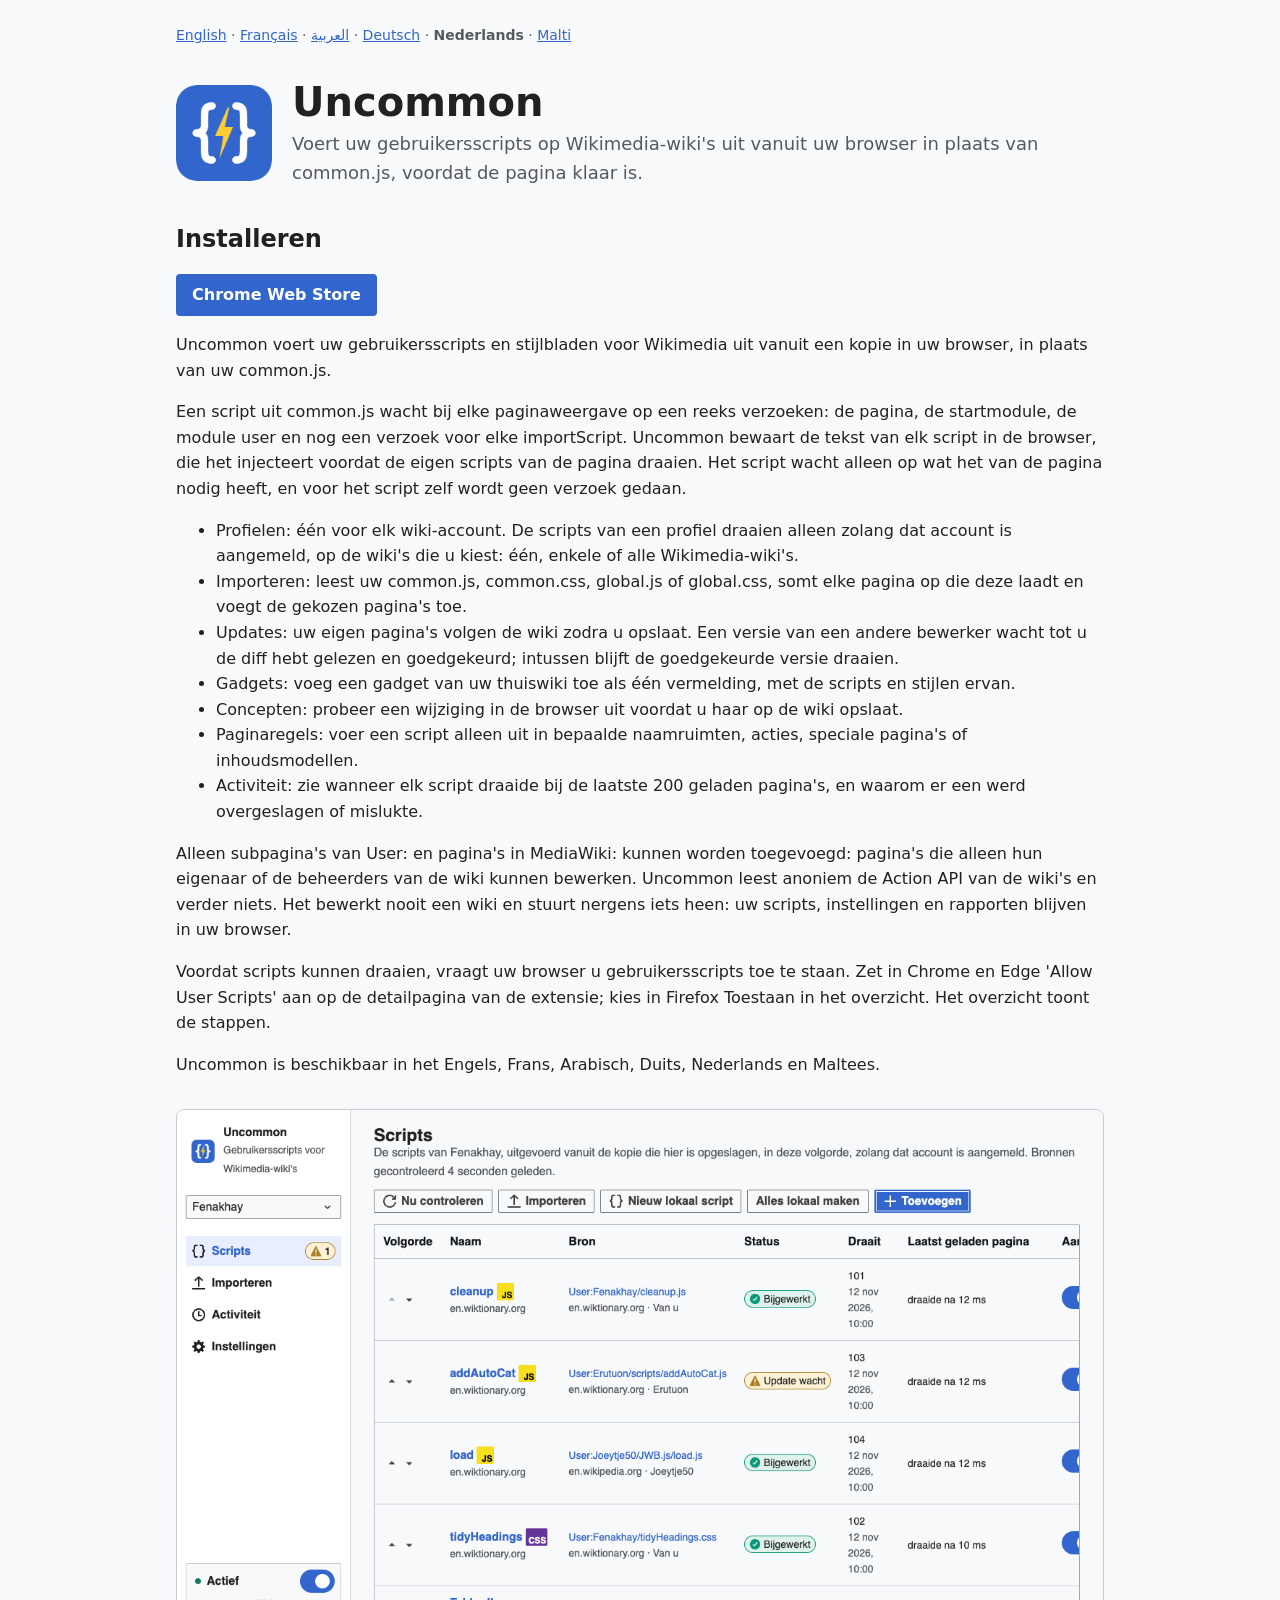
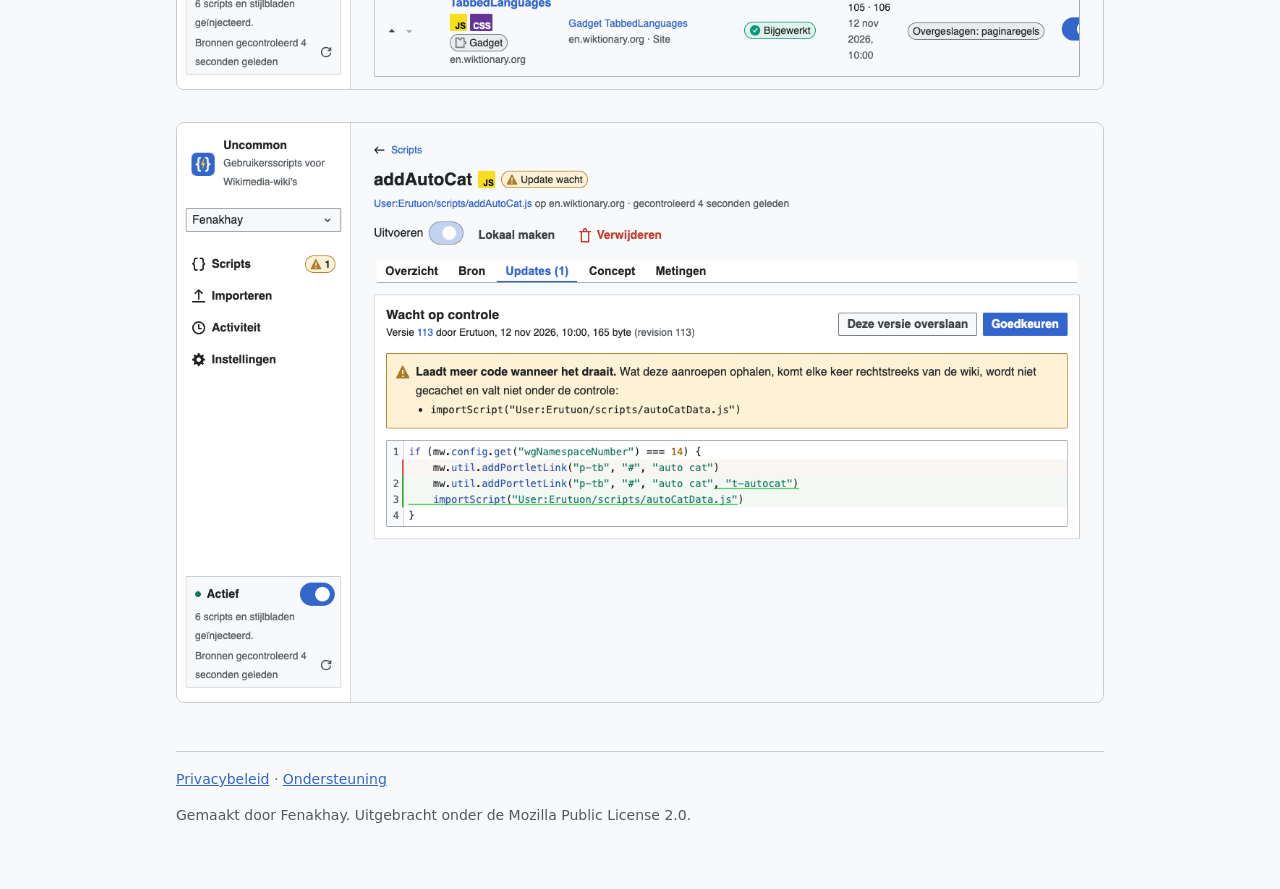
<file: nl/index.html>
<!doctype html>
<html lang="nl" dir="ltr">
  <head>
    <meta charset="utf-8" />
    <meta name="viewport" content="width=device-width, initial-scale=1" />
    <title>Uncommon: gebruikersscripts voor Wikimedia-wiki's</title>
    <meta
      name="description"
      content="Voert uw gebruikersscripts op Wikimedia-wiki's uit vanuit uw browser in plaats van common.js, voordat de pagina klaar is."
    />
    <link rel="icon" href="../icon.png" />
    <link rel="stylesheet" href="../style.css" />
    <link rel="alternate" hreflang="en" href="https://uncommon.fenakhay.com/" />
    <link rel="alternate" hreflang="fr" href="https://uncommon.fenakhay.com/fr/" />
    <link rel="alternate" hreflang="ar" href="https://uncommon.fenakhay.com/ar/" />
    <link rel="alternate" hreflang="de" href="https://uncommon.fenakhay.com/de/" />
    <link rel="alternate" hreflang="nl" href="https://uncommon.fenakhay.com/nl/" />
    <link rel="alternate" hreflang="mt" href="https://uncommon.fenakhay.com/mt/" />
  </head>
  <body>
    <nav class="languages">
      <a href="../" hreflang="en" lang="en">English</a> ·
      <a href="../fr/" hreflang="fr" lang="fr">Français</a> ·
      <a href="../ar/" hreflang="ar" lang="ar">العربية</a> ·
      <a href="../de/" hreflang="de" lang="de">Deutsch</a> · <strong>Nederlands</strong> ·
      <a href="../mt/" hreflang="mt" lang="mt">Malti</a>
    </nav>
    <header>
      <img src="../icon.png" alt="" width="96" height="96" />
      <div>
        <h1>Uncommon</h1>
        <p class="summary">
          Voert uw gebruikersscripts op Wikimedia-wiki's uit vanuit uw browser in plaats van
          common.js, voordat de pagina klaar is.
        </p>
      </div>
    </header>
    <main>
      <h2>Installeren</h2>
      <p class="stores">
        <a
          class="button"
          href="https://chromewebstore.google.com/detail/uncommon-userscripts-for/dfbjjnancbgnjkgjohcepljgianccjjg"
          >Chrome Web Store</a
        >
      </p>
      <p>
        Uncommon voert uw gebruikersscripts en stijlbladen voor Wikimedia uit vanuit een kopie in uw
        browser, in plaats van uw common.js.
      </p>
      <p>
        Een script uit common.js wacht bij elke paginaweergave op een reeks verzoeken: de pagina, de
        startmodule, de module user en nog een verzoek voor elke importScript. Uncommon bewaart de
        tekst van elk script in de browser, die het injecteert voordat de eigen scripts van de
        pagina draaien. Het script wacht alleen op wat het van de pagina nodig heeft, en voor het
        script zelf wordt geen verzoek gedaan.
      </p>
      <ul>
        <li>
          Profielen: één voor elk wiki-account. De scripts van een profiel draaien alleen zolang dat
          account is aangemeld, op de wiki's die u kiest: één, enkele of alle Wikimedia-wiki's.
        </li>
        <li>
          Importeren: leest uw common.js, common.css, global.js of global.css, somt elke pagina op
          die deze laadt en voegt de gekozen pagina's toe.
        </li>
        <li>
          Updates: uw eigen pagina's volgen de wiki zodra u opslaat. Een versie van een andere
          bewerker wacht tot u de diff hebt gelezen en goedgekeurd; intussen blijft de goedgekeurde
          versie draaien.
        </li>
        <li>
          Gadgets: voeg een gadget van uw thuiswiki toe als één vermelding, met de scripts en
          stijlen ervan.
        </li>
        <li>
          Concepten: probeer een wijziging in de browser uit voordat u haar op de wiki opslaat.
        </li>
        <li>
          Paginaregels: voer een script alleen uit in bepaalde naamruimten, acties, speciale
          pagina's of inhoudsmodellen.
        </li>
        <li>
          Activiteit: zie wanneer elk script draaide bij de laatste 200 geladen pagina's, en waarom
          er een werd overgeslagen of mislukte.
        </li>
      </ul>
      <p>
        Alleen subpagina's van User: en pagina's in MediaWiki: kunnen worden toegevoegd: pagina's
        die alleen hun eigenaar of de beheerders van de wiki kunnen bewerken. Uncommon leest anoniem
        de Action API van de wiki's en verder niets. Het bewerkt nooit een wiki en stuurt nergens
        iets heen: uw scripts, instellingen en rapporten blijven in uw browser.
      </p>
      <p>
        Voordat scripts kunnen draaien, vraagt uw browser u gebruikersscripts toe te staan. Zet in
        Chrome en Edge 'Allow User Scripts' aan op de detailpagina van de extensie; kies in Firefox
        Toestaan in het overzicht. Het overzicht toont de stappen.
      </p>
      <p>Uncommon is beschikbaar in het Engels, Frans, Arabisch, Duits, Nederlands en Maltees.</p>
      <figure>
        <img
          src="../images/nl/scripts.png"
          alt="De lijst met scripts in het overzicht"
          width="1280"
          height="800"
        />
      </figure>
      <figure>
        <img
          src="../images/nl/update.png"
          alt="Een versie van een andere bewerker die op controle wacht"
          width="1280"
          height="800"
        />
      </figure>
    </main>
    <footer>
      <a href="../privacy.html">Privacybeleid</a> ·
      <a href="../support.html">Ondersteuning</a>
      <p>Gemaakt door Fenakhay. Uitgebracht onder de Mozilla Public License 2.0.</p>
    </footer>
  </body>
</html>
</file>
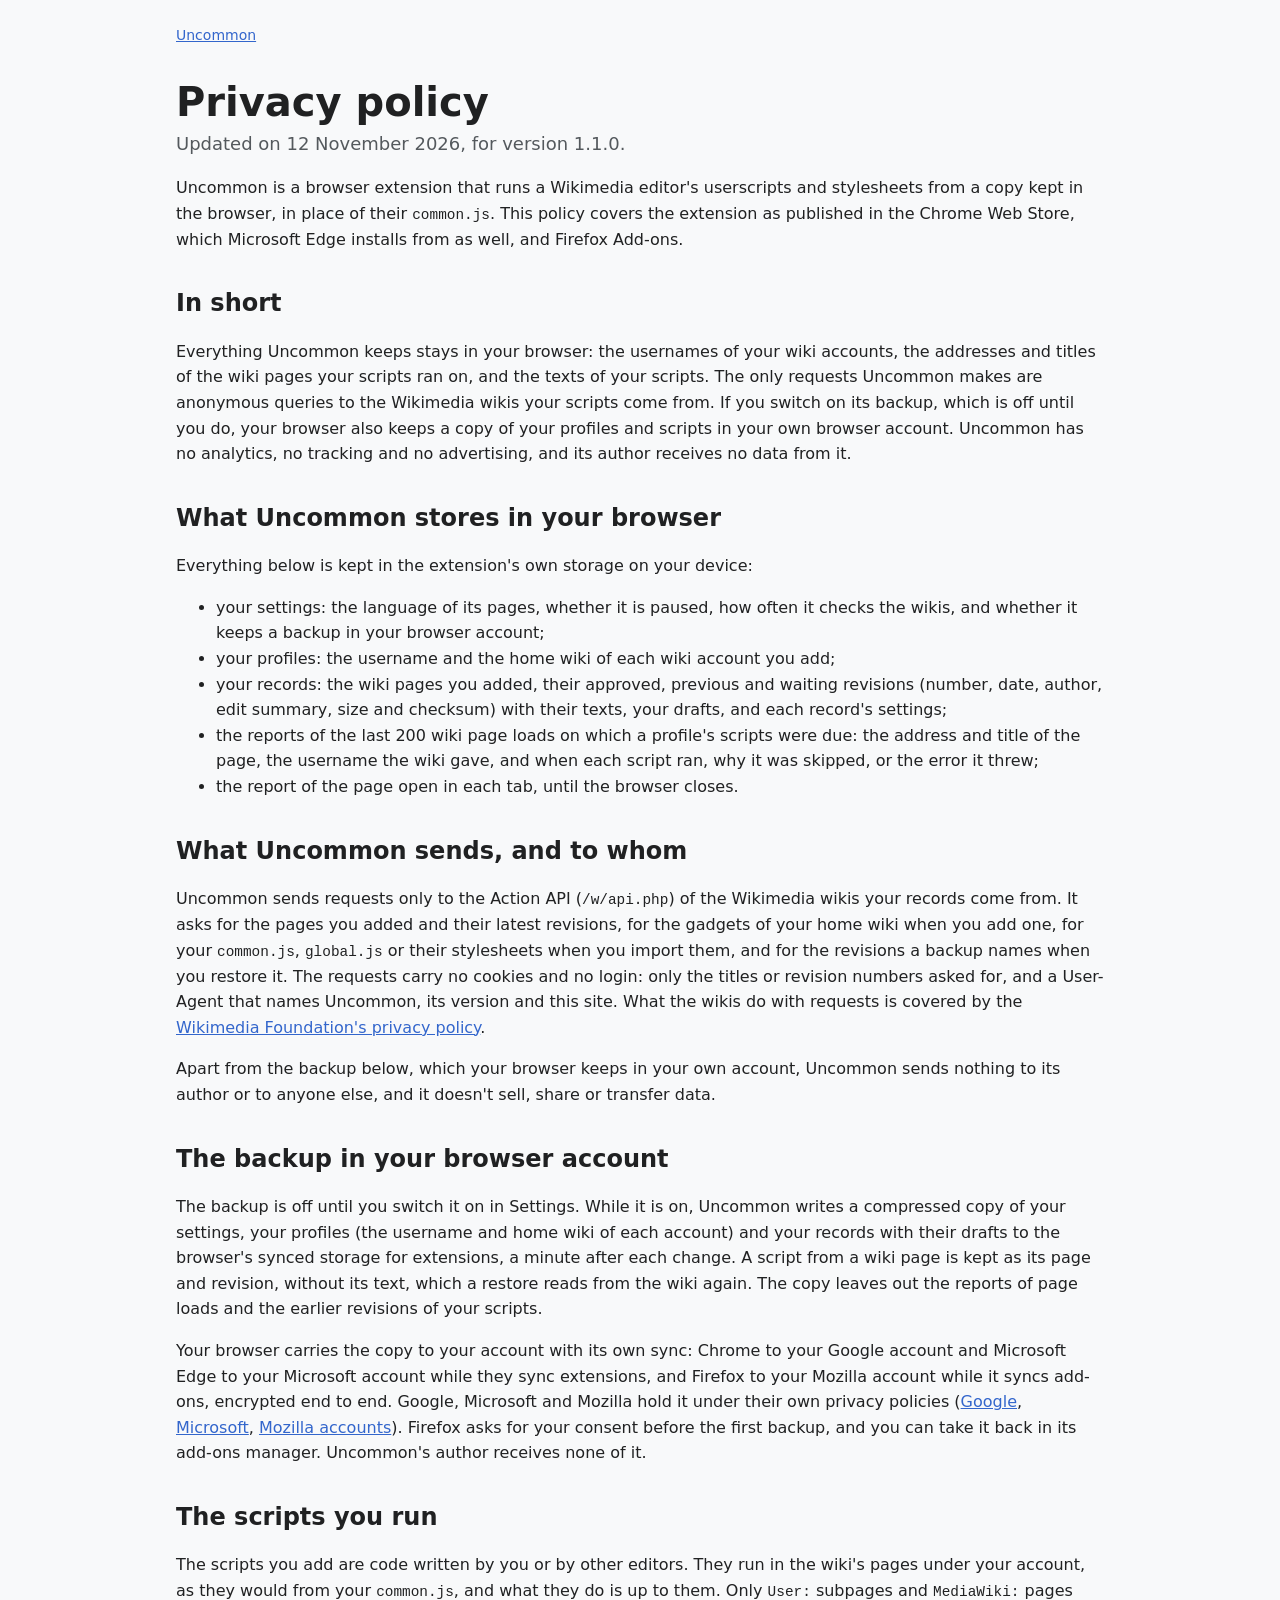
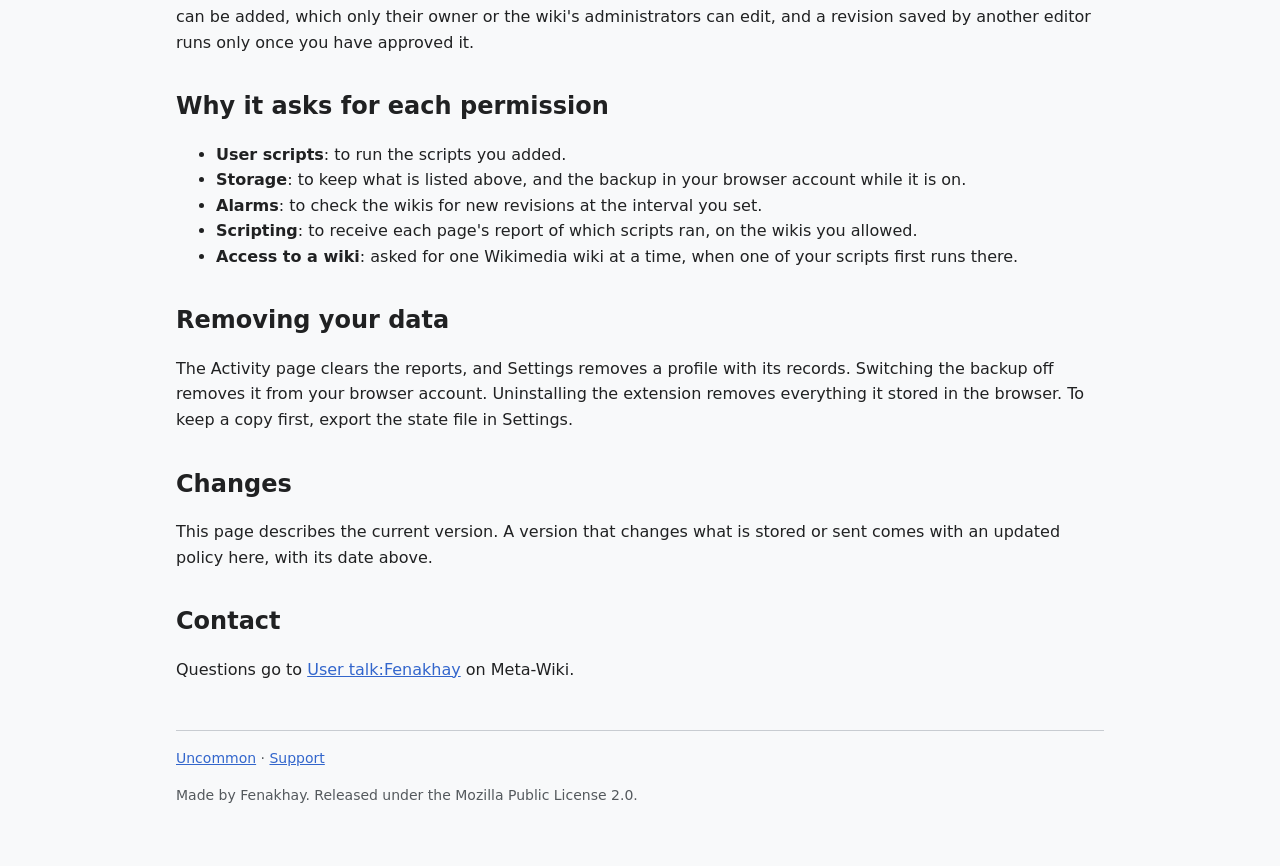
<file: privacy.html>
<!doctype html>
<html lang="en" dir="ltr">
  <head>
    <meta charset="utf-8" />
    <meta name="viewport" content="width=device-width, initial-scale=1" />
    <title>Uncommon: privacy policy</title>
    <link rel="icon" href="icon.png" />
    <link rel="stylesheet" href="style.css" />
  </head>
  <body>
    <nav class="languages"><a href="./">Uncommon</a></nav>
    <main>
      <h1>Privacy policy</h1>
      <p class="summary">Updated on 12 November 2026, for version 1.1.0.</p>

      <p>
        Uncommon is a browser extension that runs a Wikimedia editor's userscripts and stylesheets
        from a copy kept in the browser, in place of their <code>common.js</code>. This policy
        covers the extension as published in the Chrome Web Store, which Microsoft Edge installs
        from as well, and Firefox Add-ons.
      </p>

      <h2>In short</h2>
      <p>
        Everything Uncommon keeps stays in your browser: the usernames of your wiki accounts, the
        addresses and titles of the wiki pages your scripts ran on, and the texts of your scripts.
        The only requests Uncommon makes are anonymous queries to the Wikimedia wikis your scripts
        come from. If you switch on its backup, which is off until you do, your browser also keeps a
        copy of your profiles and scripts in your own browser account. Uncommon has no analytics, no
        tracking and no advertising, and its author receives no data from it.
      </p>

      <h2>What Uncommon stores in your browser</h2>
      <p>Everything below is kept in the extension's own storage on your device:</p>
      <ul>
        <li>
          your settings: the language of its pages, whether it is paused, how often it checks the
          wikis, and whether it keeps a backup in your browser account;
        </li>
        <li>your profiles: the username and the home wiki of each wiki account you add;</li>
        <li>
          your records: the wiki pages you added, their approved, previous and waiting revisions
          (number, date, author, edit summary, size and checksum) with their texts, your drafts, and
          each record's settings;
        </li>
        <li>
          the reports of the last 200 wiki page loads on which a profile's scripts were due: the
          address and title of the page, the username the wiki gave, and when each script ran, why
          it was skipped, or the error it threw;
        </li>
        <li>the report of the page open in each tab, until the browser closes.</li>
      </ul>

      <h2>What Uncommon sends, and to whom</h2>
      <p>
        Uncommon sends requests only to the Action API (<code>/w/api.php</code>) of the Wikimedia
        wikis your records come from. It asks for the pages you added and their latest revisions,
        for the gadgets of your home wiki when you add one, for your <code>common.js</code>,
        <code>global.js</code> or their stylesheets when you import them, and for the revisions a
        backup names when you restore it. The requests carry no cookies and no login: only the
        titles or revision numbers asked for, and a User-Agent that names Uncommon, its version and
        this site. What the wikis do with requests is covered by the
        <a href="https://foundation.wikimedia.org/wiki/Policy:Privacy_policy"
          >Wikimedia Foundation's privacy policy</a
        >.
      </p>
      <p>
        Apart from the backup below, which your browser keeps in your own account, Uncommon sends
        nothing to its author or to anyone else, and it doesn't sell, share or transfer data.
      </p>

      <h2>The backup in your browser account</h2>
      <p>
        The backup is off until you switch it on in Settings. While it is on, Uncommon writes a
        compressed copy of your settings, your profiles (the username and home wiki of each account)
        and your records with their drafts to the browser's synced storage for extensions, a minute
        after each change. A script from a wiki page is kept as its page and revision, without its
        text, which a restore reads from the wiki again. The copy leaves out the reports of page
        loads and the earlier revisions of your scripts.
      </p>
      <p>
        Your browser carries the copy to your account with its own sync: Chrome to your Google
        account and Microsoft Edge to your Microsoft account while they sync extensions, and Firefox
        to your Mozilla account while it syncs add-ons, encrypted end to end. Google, Microsoft and
        Mozilla hold it under their own privacy policies (<a
          href="https://policies.google.com/privacy"
          >Google</a
        >, <a href="https://privacy.microsoft.com/privacystatement">Microsoft</a>,
        <a href="https://www.mozilla.org/privacy/mozilla-accounts/">Mozilla accounts</a>). Firefox
        asks for your consent before the first backup, and you can take it back in its add-ons
        manager. Uncommon's author receives none of it.
      </p>

      <h2>The scripts you run</h2>
      <p>
        The scripts you add are code written by you or by other editors. They run in the wiki's
        pages under your account, as they would from your <code>common.js</code>, and what they do
        is up to them. Only <code>User:</code> subpages and <code>MediaWiki:</code> pages can be
        added, which only their owner or the wiki's administrators can edit, and a revision saved by
        another editor runs only once you have approved it.
      </p>

      <h2>Why it asks for each permission</h2>
      <ul>
        <li><strong>User scripts</strong>: to run the scripts you added.</li>
        <li>
          <strong>Storage</strong>: to keep what is listed above, and the backup in your browser
          account while it is on.
        </li>
        <li>
          <strong>Alarms</strong>: to check the wikis for new revisions at the interval you set.
        </li>
        <li>
          <strong>Scripting</strong>: to receive each page's report of which scripts ran, on the
          wikis you allowed.
        </li>
        <li>
          <strong>Access to a wiki</strong>: asked for one Wikimedia wiki at a time, when one of
          your scripts first runs there.
        </li>
      </ul>

      <h2>Removing your data</h2>
      <p>
        The Activity page clears the reports, and Settings removes a profile with its records.
        Switching the backup off removes it from your browser account. Uninstalling the extension
        removes everything it stored in the browser. To keep a copy first, export the state file in
        Settings.
      </p>

      <h2>Changes</h2>
      <p>
        This page describes the current version. A version that changes what is stored or sent comes
        with an updated policy here, with its date above.
      </p>

      <h2>Contact</h2>
      <p>
        Questions go to
        <a href="https://meta.wikimedia.org/wiki/User_talk:Fenakhay">User talk:Fenakhay</a> on
        Meta-Wiki.
      </p>
    </main>
    <footer>
      <a href="./">Uncommon</a> · <a href="support.html">Support</a>
      <p>Made by Fenakhay. Released under the Mozilla Public License 2.0.</p>
    </footer>
  </body>
</html>
</file>
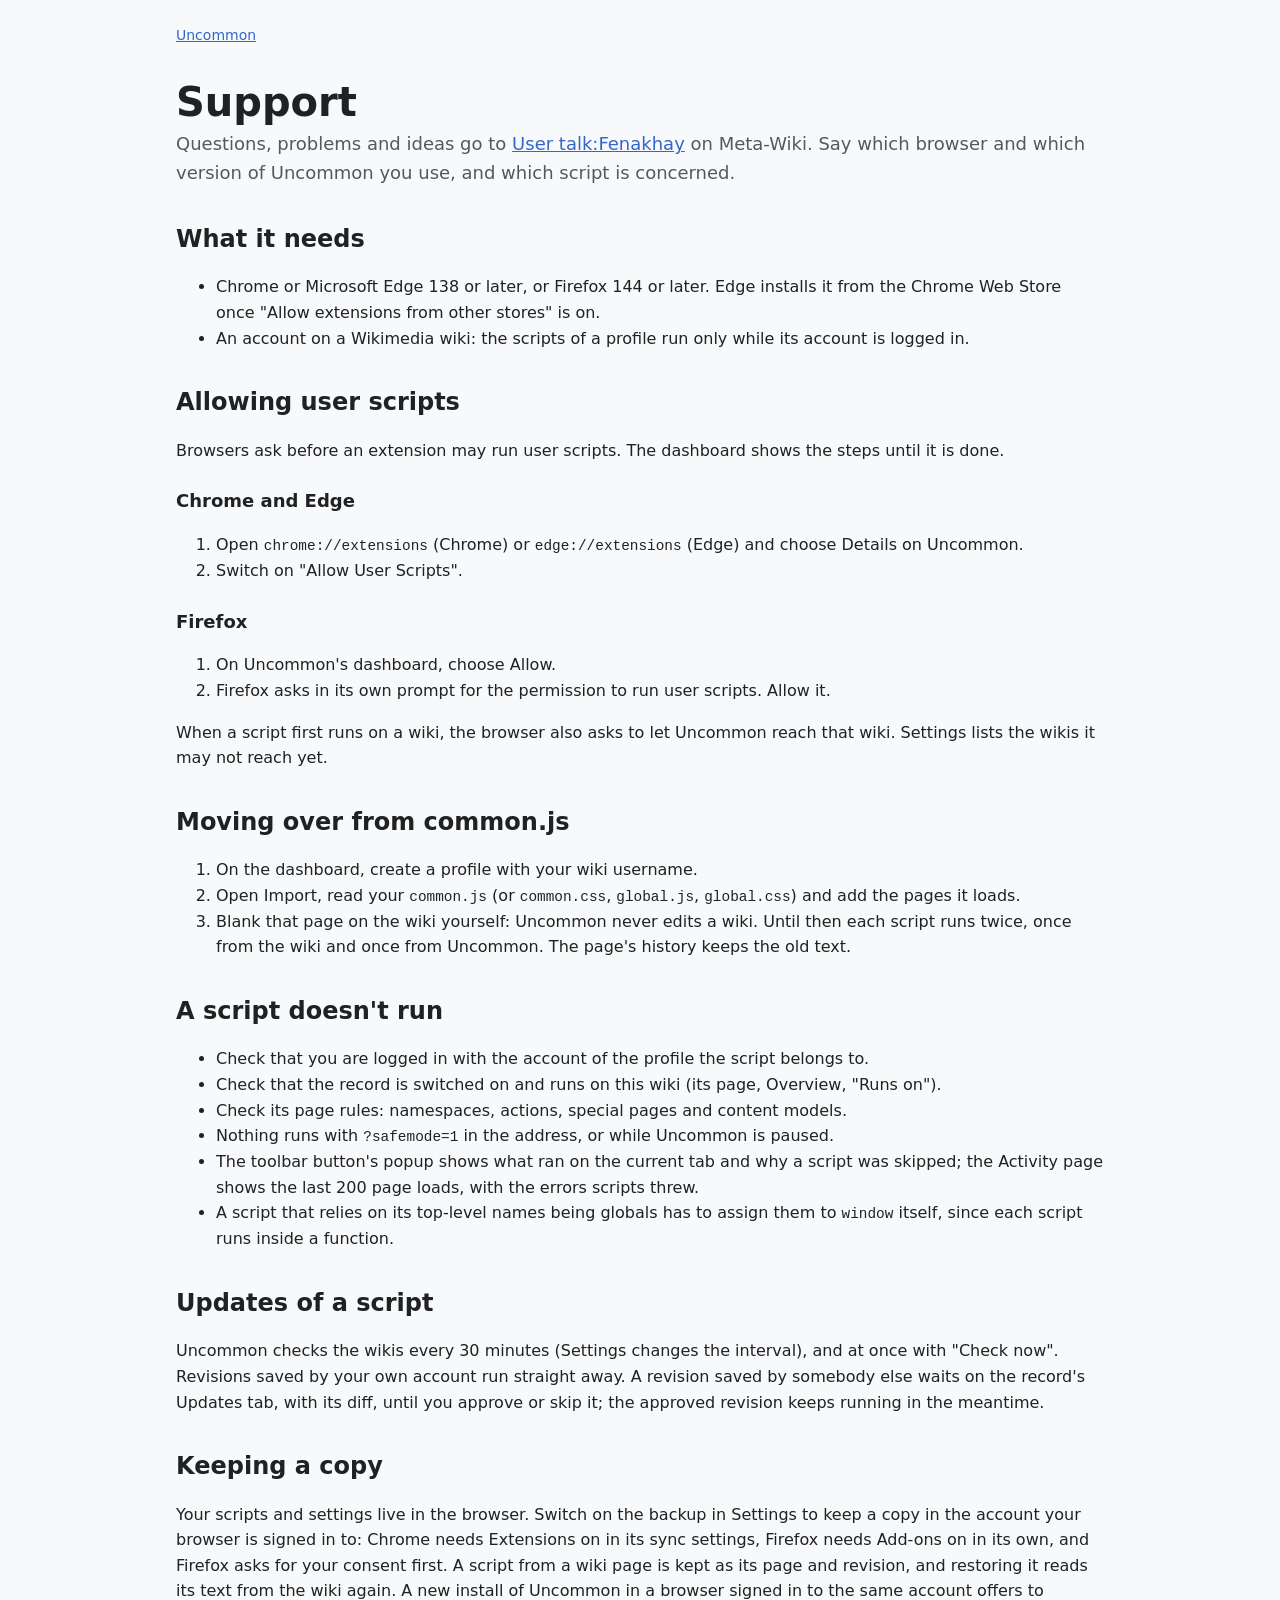
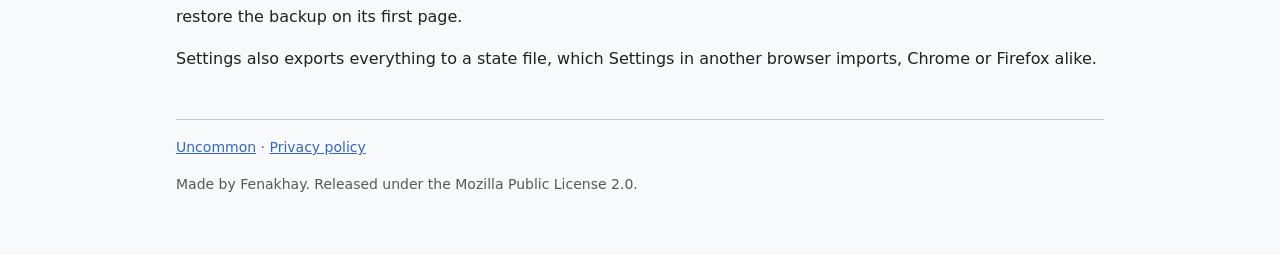
<file: support.html>
<!doctype html>
<html lang="en" dir="ltr">
  <head>
    <meta charset="utf-8" />
    <meta name="viewport" content="width=device-width, initial-scale=1" />
    <title>Uncommon: support</title>
    <link rel="icon" href="icon.png" />
    <link rel="stylesheet" href="style.css" />
  </head>
  <body>
    <nav class="languages"><a href="./">Uncommon</a></nav>
    <main>
      <h1>Support</h1>
      <p class="summary">
        Questions, problems and ideas go to
        <a href="https://meta.wikimedia.org/wiki/User_talk:Fenakhay">User talk:Fenakhay</a> on
        Meta-Wiki. Say which browser and which version of Uncommon you use, and which script is
        concerned.
      </p>

      <h2>What it needs</h2>
      <ul>
        <li>
          Chrome or Microsoft Edge 138 or later, or Firefox 144 or later. Edge installs it from the
          Chrome Web Store once "Allow extensions from other stores" is on.
        </li>
        <li>
          An account on a Wikimedia wiki: the scripts of a profile run only while its account is
          logged in.
        </li>
      </ul>

      <h2>Allowing user scripts</h2>
      <p>
        Browsers ask before an extension may run user scripts. The dashboard shows the steps until
        it is done.
      </p>
      <h3>Chrome and Edge</h3>
      <ol>
        <li>
          Open <code>chrome://extensions</code> (Chrome) or <code>edge://extensions</code> (Edge)
          and choose Details on Uncommon.
        </li>
        <li>Switch on "Allow User Scripts".</li>
      </ol>
      <h3>Firefox</h3>
      <ol>
        <li>On Uncommon's dashboard, choose Allow.</li>
        <li>Firefox asks in its own prompt for the permission to run user scripts. Allow it.</li>
      </ol>
      <p>
        When a script first runs on a wiki, the browser also asks to let Uncommon reach that wiki.
        Settings lists the wikis it may not reach yet.
      </p>

      <h2>Moving over from common.js</h2>
      <ol>
        <li>On the dashboard, create a profile with your wiki username.</li>
        <li>
          Open Import, read your <code>common.js</code> (or <code>common.css</code>,
          <code>global.js</code>, <code>global.css</code>) and add the pages it loads.
        </li>
        <li>
          Blank that page on the wiki yourself: Uncommon never edits a wiki. Until then each script
          runs twice, once from the wiki and once from Uncommon. The page's history keeps the old
          text.
        </li>
      </ol>

      <h2>A script doesn't run</h2>
      <ul>
        <li>Check that you are logged in with the account of the profile the script belongs to.</li>
        <li>
          Check that the record is switched on and runs on this wiki (its page, Overview, "Runs
          on").
        </li>
        <li>Check its page rules: namespaces, actions, special pages and content models.</li>
        <li>
          Nothing runs with <code>?safemode=1</code> in the address, or while Uncommon is paused.
        </li>
        <li>
          The toolbar button's popup shows what ran on the current tab and why a script was skipped;
          the Activity page shows the last 200 page loads, with the errors scripts threw.
        </li>
        <li>
          A script that relies on its top-level names being globals has to assign them to
          <code>window</code>
          itself, since each script runs inside a function.
        </li>
      </ul>

      <h2>Updates of a script</h2>
      <p>
        Uncommon checks the wikis every 30 minutes (Settings changes the interval), and at once with
        "Check now". Revisions saved by your own account run straight away. A revision saved by
        somebody else waits on the record's Updates tab, with its diff, until you approve or skip
        it; the approved revision keeps running in the meantime.
      </p>

      <h2>Keeping a copy</h2>
      <p>
        Your scripts and settings live in the browser. Switch on the backup in Settings to keep a
        copy in the account your browser is signed in to: Chrome needs Extensions on in its sync
        settings, Firefox needs Add-ons on in its own, and Firefox asks for your consent first. A
        script from a wiki page is kept as its page and revision, and restoring it reads its text
        from the wiki again. A new install of Uncommon in a browser signed in to the same account
        offers to restore the backup on its first page.
      </p>
      <p>
        Settings also exports everything to a state file, which Settings in another browser imports,
        Chrome or Firefox alike.
      </p>
    </main>
    <footer>
      <a href="./">Uncommon</a> · <a href="privacy.html">Privacy policy</a>
      <p>Made by Fenakhay. Released under the Mozilla Public License 2.0.</p>
    </footer>
  </body>
</html>
</file>
<file: style.css>
/* The site of Uncommon, in the colors of Wikimedia's Codex: light by default, dark when the reader's system is. */

:root {
  color-scheme: light dark;
  --background: #f8f9fa;
  --surface: #fff;
  --text: #202122;
  --subtle: #54595d;
  --border: #c8ccd1;
  --link: #36c;
  --button-text: #fff;
}

@media (prefers-color-scheme: dark) {
  :root {
    --background: #101418;
    --surface: #202122;
    --text: #eaecf0;
    --subtle: #a2a9b1;
    --border: #54595d;
    --link: #88a3e8;
    --button-text: #101418;
  }
}

* {
  box-sizing: border-box;
}

body {
  max-inline-size: 60rem;
  margin: 0 auto;
  padding: 1.5rem 1rem 3rem;
  background-color: var(--background);
  color: var(--text);
  font-family: system-ui, sans-serif;
  font-size: 1rem;
  line-height: 1.6;
}

a {
  color: var(--link);
}

.languages {
  margin-block-end: 2rem;
  color: var(--subtle);
  font-size: 0.875rem;
}

header {
  display: flex;
  align-items: center;
  gap: 1.25rem;
  margin-block-end: 1.5rem;
}

header img {
  flex-shrink: 0;
  border-radius: 1.25rem;
}

h1 {
  margin: 0;
  font-size: 2.5rem;
  line-height: 1.2;
}

h2 {
  margin-block: 2rem 0.75rem;
  font-size: 1.5rem;
}

h3 {
  margin-block: 1.5rem 0.5rem;
  font-size: 1.125rem;
}

.summary,
.soon {
  margin: 0.25rem 0 0;
  color: var(--subtle);
  font-size: 1.125rem;
}

.stores {
  display: flex;
  flex-wrap: wrap;
  gap: 0.75rem;
}

.button {
  padding: 0.5rem 1rem;
  border-radius: 0.25rem;
  background-color: var(--link);
  color: var(--button-text);
  font-weight: 700;
  text-decoration: none;
}

figure {
  margin: 2rem 0;
}

figure img {
  display: block;
  inline-size: 100%;
  block-size: auto;
  border: 1px solid var(--border);
  border-radius: 0.5rem;
}

code {
  font-size: 0.9em;
  overflow-wrap: anywhere;
}

footer {
  margin-block-start: 3rem;
  padding-block-start: 1rem;
  border-block-start: 1px solid var(--border);
  color: var(--subtle);
  font-size: 0.875rem;
}
</file>
